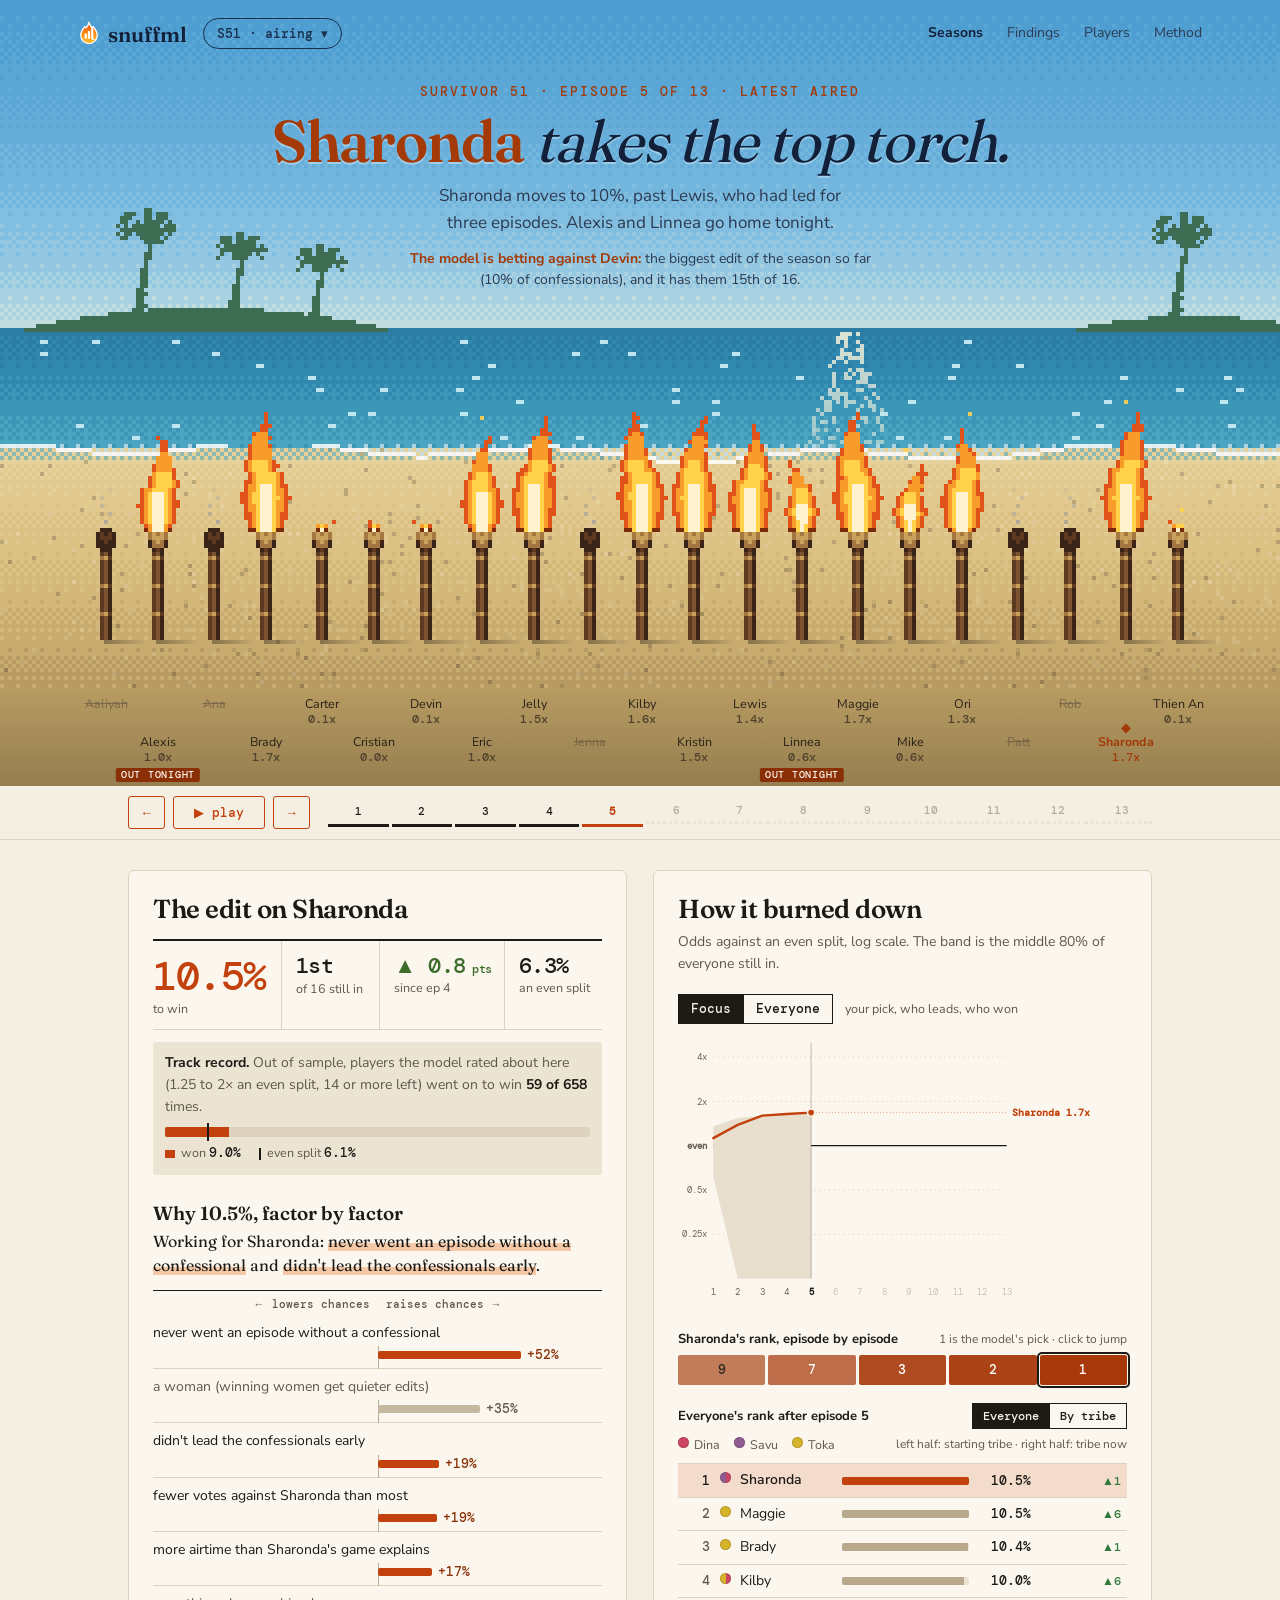
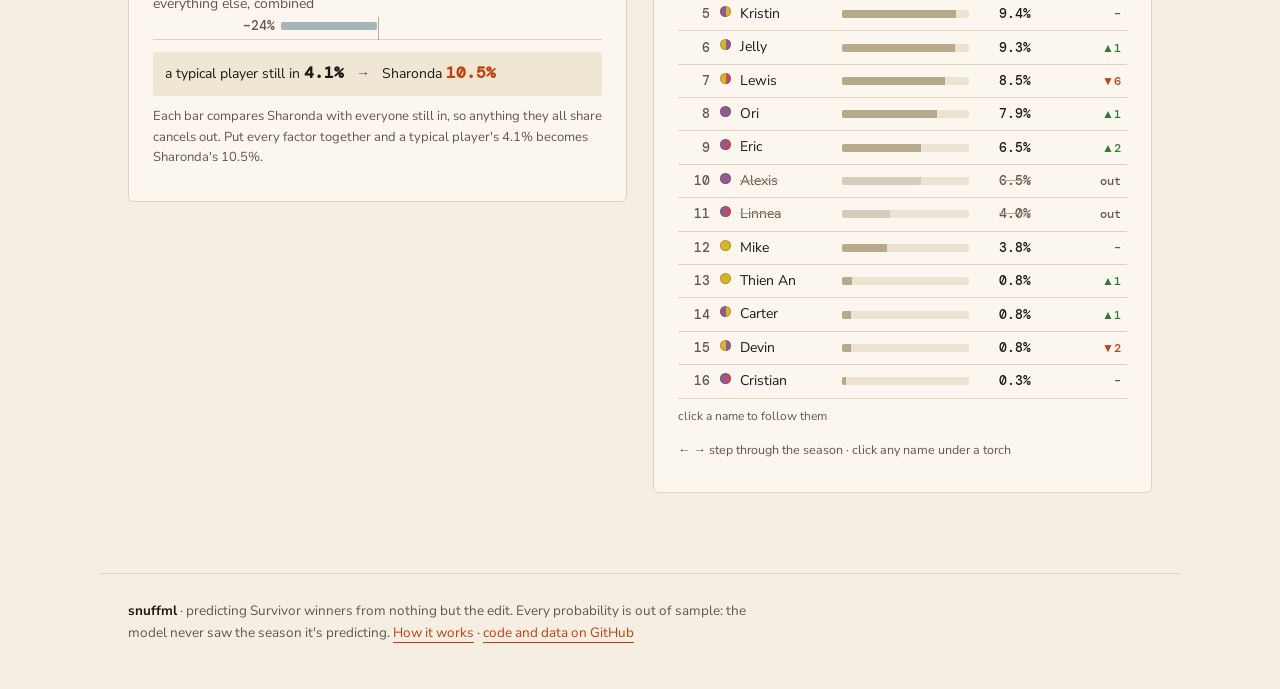
<file: docs/index.html>
<!doctype html><html lang="en"><head><meta charset="utf-8">
<meta name="viewport" content="width=device-width, initial-scale=1">
<title>snuffml · does the edit know the winner?</title>
<meta name="description" content="Predicting Survivor winners from nothing but the edit. 51 seasons replayed episode by episode, every probability out of sample.">
<meta property="og:title" content="snuffml · does the edit know the winner?">
<meta property="og:description" content="Predicting Survivor winners from nothing but the edit. 51 seasons replayed episode by episode, every probability out of sample.">
<meta property="og:image" content="https://amonsalve1.github.io/snuff_ml/banner.png">
<meta name="theme-color" content="#0a0e24">
<link rel="icon" type="image/svg+xml" href="logo.svg">
<link rel="preload" href="fonts/nunito-sans.woff2" as="font" type="font/woff2" crossorigin>
<link rel="preload" href="fonts/dm-mono-500.woff2" as="font" type="font/woff2" crossorigin>
<link rel="stylesheet" href="pages.css?v=50">
<link rel="stylesheet" href="season.css?v=50">
<script>
  // links from the old single page site: #/season/41/7/<id> and the two views it had
  (function () {
    var h = location.hash, m = h.match(/^#\/season\/(\d+)(?:\/(\d+))?/);
    if (m) location.replace("#s" + m[1] + (m[2] ? "/ep" + m[2] : ""));
    else if (/^#\/insights/.test(h)) location.replace("findings.html");
    else if (/^#\/compare/.test(h)) location.replace("findings.html#record");
  })();
</script>
</head><body>
<section class="hero" id="hero">
  <div class="top"><b><img src="logo.svg" alt="">snuffml</b><div class="sw-wrap"><button type="button" id="season-btn" aria-expanded="false" aria-controls="season-pop"></button>
  <div id="season-pop" role="dialog" aria-label="choose a season" hidden></div></div>
  <nav><a class="on" href="index.html" aria-current="page">Seasons</a><a href="findings.html">Findings</a><a href="players.html">Players</a><a href="method.html">Method</a></nav></div>
  <div class="copy" aria-live="polite"><div class="kicker" id="kicker"></div><h1 id="h1"></h1><p class="deck" id="deck"></p><p class="live-note" id="live-note" hidden></p></div>
</section>
<div class="labels" id="labels"></div>
<div class="tl" id="tl"><div class="tl-in">
  <button type="button" id="prev" aria-label="previous episode">←</button>
  <button type="button" id="play">▶ play</button>
  <button type="button" id="next" aria-label="next episode">→</button>
  <div class="eps" id="eps"></div></div></div>
<article><div class="cols">
<section id="panel" class="panel" aria-live="polite"></section>
<section class="chartcol"><h2>How it burned down</h2>
<p class="sub">Odds against an even split, log scale. The band is the middle 80% of everyone still in.</p>
<div class="modes" role="group" aria-label="who to draw">
  <button type="button" data-mode="focus" aria-pressed="true">Focus</button>
  <button type="button" data-mode="all" aria-pressed="false">Everyone</button>
  <span class="mode-hint" id="mode-hint"></span></div>
<div id="chart"></div><div id="rankpath"></div><div id="board"></div>
<p class="keys">← → step through the season · click any name under a torch</p></section>
</div></article>
<footer class="site-foot"><p><b>snuffml</b> · predicting Survivor winners from nothing but the edit.
  Every probability is out of sample: the model never saw the season it's predicting.
  <a href="method.html">How it works</a> · <a href="https://github.com/amonsalve1/snuff_ml">code and data on GitHub</a></p></footer>
<script type="module">
import { load, loadIndex, loadTrack, ranked, place, heat, seasonChart, slug, ordinal } from "./js/common.js?v=50";
import { story } from "./js/story.js?v=50";
import { rollText, fadeSwap, countTo, tween } from "./js/motion.js?v=50";
import { createStage } from "./js/stage.js?v=50";
import { renderPanel, rankPath, board } from "./js/panel.js?v=50";
// #s47/ep4/rachel. the old #ep7/erika links still mean s41. a bare url opens
// whatever is airing, or the latest season when nothing is
const hash = location.hash;
let route = hash.match(/^#s(\d+)(?:\/ep(\d+))?(?:\/([\w-]+))?/);
const legacy = !route && hash.match(/^#ep(\d+)(?:\/([\w-]+))?/);
if (legacy) route = [legacy[0], "41", legacy[1], legacy[2]];
const index = await loadIndex();
const airing = index.seasons.find((x) => x.live);
const seasonNum = route ? +route[1] : airing ? airing.season : index.seasons[index.seasons.length - 1].season;
const [{ s, labels: L, meta }, track] = await Promise.all([load(seasonNum), loadTrack()]);
const eps = s.episodes, n = eps.length;
document.title = `${meta.name && !/^\d+$/.test(meta.name) ? `Survivor ${s.season}: ${meta.name}` : `Survivor ${s.season}`} · snuffml`;
const live = !!meta.live;
// the light walks the length the season will run, so an airing season's
// newest episode isn't lit like final tribal
const arc = live ? Math.max(n, meta.expected_episodes || n) : n;
const pct = (v) => `${(v * 100).toFixed(1)}%`;
const ord = (k) => { const t = k % 100; return k + (t > 10 && t < 14 ? "th" : ["th", "st", "nd", "rd"][k % 10] || "th"); };
const roster = [...s.players].sort((a, b) => a.name.localeCompare(b.name));

// #ep7/erika, so any frame can be sent to someone
const winner = s.players.find((p) => p.winner);
// with no episode in the url: an airing season opens on its newest episode, a
// finished one on the frame where the eventual winner is still in the crowd
function openIdx() {
  if (live || !winner) return n - 1;
  const top3 = eps.findIndex((_, j) => winner.probs[j] != null && place(s, j, winner) <= 3);
  return Math.max(1, Math.min(top3 < 0 ? n - 1 : top3, Math.floor((n - 1) / 2)));
}
const asked = route && route[2] ? eps.indexOf(+route[2]) : -1;
const i0 = asked >= 0 ? asked : openIdx();
const st = {
  i: i0,
  sel: (route && route[3] && s.players.find((p) => slug(p.name) === route[3])) || winner || ranked(s, i0)[0],
};
// the season switcher: every season as a cell, coloured by how the model did,
// the same grid the findings page uses for the record
const sbtn = document.getElementById("season-btn"), pop = document.getElementById("season-pop");
sbtn.textContent = `S${s.season}${live ? " · airing" : ""} ▾`;
const ERA_L = { old: "S1–20", middle: "S21–40", new: "S41 on" };
pop.innerHTML = ["old", "middle", "new"].map((era) => `<div class="pop-era"><span class="e">${ERA_L[era]}</span><div class="pop-cells">${
  index.seasons.filter((x) => x.era === era).map((x) => `<a href="#s${x.season}" data-s="${x.season}" class="${x.live ? "airing" : x.outcome}${x.season === s.season ? " cur" : ""}"
    title="S${x.season}${x.live ? " · airing" : ` · ${x.winner}`}">${x.season}</a>`).join("")}</div></div>`).join("")
  + `<div class="pop-key"><span><i class="k called"></i>called it</span><span><i class="k top3"></i>top three</span><span><i class="k missed"></i>missed</span><span><i class="k airing"></i>airing</span></div>`;
const openPop = (on) => { pop.hidden = !on; sbtn.setAttribute("aria-expanded", String(on)); if (on) pop.querySelector("a.cur, a")?.focus(); };
sbtn.addEventListener("click", () => openPop(pop.hidden));
pop.addEventListener("click", (ev) => { const a = ev.target.closest("a"); if (!a) return; ev.preventDefault(); location.hash = `#s${a.dataset.s}`; location.reload(); });
document.addEventListener("keydown", (ev) => { if (ev.key === "Escape" && !pop.hidden) { openPop(false); sbtn.focus(); } });
document.addEventListener("pointerdown", (ev) => { if (!pop.hidden && !ev.target.closest(".sw-wrap")) openPop(false); });

const hero = document.getElementById("hero"), lab = document.getElementById("labels");
const stage = createStage(hero, { onLight: (l) => {
  hero.classList.toggle("day", l.day);
  hero.classList.toggle("assist", l.contrast < 4.5);
  lab.classList.toggle("day", l.groundDay);
  lab.style.setProperty("--sand", l.sand); lab.style.setProperty("--sand-dark", l.sandDark);
} });


// the name strip under the torches is built once and updated in place, so
// values can count and nothing reflows between episodes
let labelNodes = null;
function buildLabels() {
  const xs = stage.xs();
  lab.classList.toggle("dense", roster.length > 16);
  lab.innerHTML = roster.map((p, k) => `<button data-id="${p.id}" style="left:${xs[k] + 2}px"><span class="nm">${p.name}</span><span class="v"></span><span class="tag"></span></button>`).join("");
  labelNodes = [...lab.querySelectorAll("button")];
}

let chartObj = null, chartFor = null;
const CHART = { w: 560, h: 340, padR: 150, mono: "DM Mono", grid: "#ddd3c0", even: "#1d1a16", axis: "#6b6457", ink: "#1d1a16",
  pack: "#e7dece", pick: "#c2410c", won: "#24516b", bg: "#f5efe3" };
let chartMode = "focus";
const modeHint = () => { document.getElementById("mode-hint").textContent = chartMode === "all"
  ? "hover a line for a name, click to follow them" : "your pick, who leads, who won"; };

function render(animate) {
  const i = st.i, e = eps[i], sel = st.sel;
  const items = roster.map((p) => p.probs[i] == null
    ? { name: p.name, id: p.id, out: true, sel: p === sel }
    : { name: p.name, id: p.id, heat: heat(s, p, i), sel: p === sel, tag: p.boot === e ? "out tonight" : "" });
  stage.setItems(items, animate);
  stage.setLight(arc > 1 ? i / (arc - 1) : 0, animate);

  const sto = story({ s, i, sel, ranked, live, of: arc });
  fadeSwap(document.getElementById("kicker"), sto.kicker);
  rollText(document.getElementById("h1"), sto.h);
  fadeSwap(document.getElementById("deck"), sto.deck, { delay: 260 });
  // an airing season says what is provisional, and puts its bet on the record
  const note = document.getElementById("live-note");
  const bits = [];
  if (live && (meta.provisional_episodes || []).includes(e))
    bits.push(`Episode ${e} is provisional: confessional counts were hand entered from a fan tally because the official data hasn't landed.`);
  if (live && i === n - 1 && meta.bet)
    bits.push(`<b>The model is betting against ${meta.bet.name}:</b> the biggest edit of the season so far (${meta.bet.share}% of confessionals), and it has them ${ordinal(meta.bet.rank)} of ${meta.bet.of}.`);
  note.hidden = !bits.length;
  if (bits.length) fadeSwap(note, bits.join(" "), { delay: 360 });

  if (!labelNodes) buildLabels();
  items.forEach((it, k) => {
    const b = labelNodes[k], v = b.querySelector(".v"), tag = b.querySelector(".tag");
    b.classList.toggle("sel", it.sel); b.classList.toggle("out", !!it.out);
    b.setAttribute("aria-pressed", it.sel);
    const p = roster[k];
    if (it.out) { v.dataset.v = ""; v.textContent = p.boot ? `ep ${p.boot}` : "out"; }
    else countTo(v, it.heat, (x) => `${x.toFixed(1)}x`, { from: animate && v.dataset.v ? +v.dataset.v : it.heat });
    tag.textContent = it.out ? "" : it.tag;
    // the visible value counts; the accessible one is the end state
    b.setAttribute("aria-label", `${p.name}, ${it.out ? `out in episode ${p.boot}` : `${it.heat.toFixed(1)} times an even split`}${it.tag ? `, ${it.tag}` : ""}`);
  });

  const epsEl = document.getElementById("eps");
  epsEl.style.gridTemplateColumns = `repeat(${arc}, 1fr)`;
  epsEl.innerHTML = eps.map((x, j) => `<button data-i="${j}" aria-label="episode ${x}" class="${j < i ? "done" : j === i ? "now" : ""}">${x}</button>`).join("")
    + Array.from({ length: arc - n }, (_, k) => `<span class="future" title="not aired yet">${eps[n - 1] + k + 1}</span>`).join("");
  renderPanel(document.getElementById("panel"), { s, i, sel, labels: L, track, ranked, animate });
  rankPath(document.getElementById("rankpath"), { s, i, sel, ranked, onEpisode: (j) => { stop(); go(j); } });
  board(document.getElementById("board"), { s, i, sel, ranked, onPick: (p) => { st.sel = p; render(true); } });
  if (chartFor !== sel) {
    chartObj = seasonChart(document.getElementById("chart"), s, sel, CHART, tween, { mode: chartMode, slots: arc,
      onPick: (p) => { st.sel = p; render(true); } });
    chartFor = sel; chartObj.set(i, false);
  }
  else chartObj.set(i, animate);
  history.replaceState(null, "", `#s${s.season}/ep${e}/${slug(sel.name)}`);
}

for (const b of document.querySelectorAll(".modes button")) b.addEventListener("click", () => {
  chartMode = b.dataset.mode;
  for (const x of document.querySelectorAll(".modes button")) x.setAttribute("aria-pressed", x === b);
  chartObj.setMode(chartMode); modeHint();
});
modeHint();
const go = (i, animate = true) => { st.i = Math.max(0, Math.min(n - 1, i)); render(animate); };
lab.addEventListener("click", (ev) => { const b = ev.target.closest("button"); if (!b) return; st.sel = s.players.find((p) => p.id === b.dataset.id); render(true); });
document.getElementById("eps").addEventListener("click", (ev) => { const b = ev.target.closest("button"); if (b) { stop(); go(+b.dataset.i); } });
let timer = 0;
const playBtn = document.getElementById("play");
const stop = () => { clearTimeout(timer); timer = 0; playBtn.textContent = "▶ play"; };
const tick = () => { if (st.i >= n - 1) return stop(); go(st.i + 1); timer = setTimeout(tick, 1600); };
playBtn.addEventListener("click", () => { if (timer) return stop(); if (st.i >= n - 1) go(0, false); playBtn.textContent = "❚❚ pause"; timer = setTimeout(tick, 500); });
document.getElementById("prev").addEventListener("click", () => { stop(); go(st.i - 1); });
document.getElementById("next").addEventListener("click", () => { stop(); go(st.i + 1); });
document.addEventListener("keydown", (ev) => {
  if (ev.target.closest?.("input,select,textarea,#season-pop")) return;
  if (ev.key === "ArrowRight") { stop(); go(st.i + 1); } else if (ev.key === "ArrowLeft") { stop(); go(st.i - 1); }
});
new ResizeObserver(() => { labelNodes = null; render(false); }).observe(lab);
render(false);
</script></body></html>
</file>
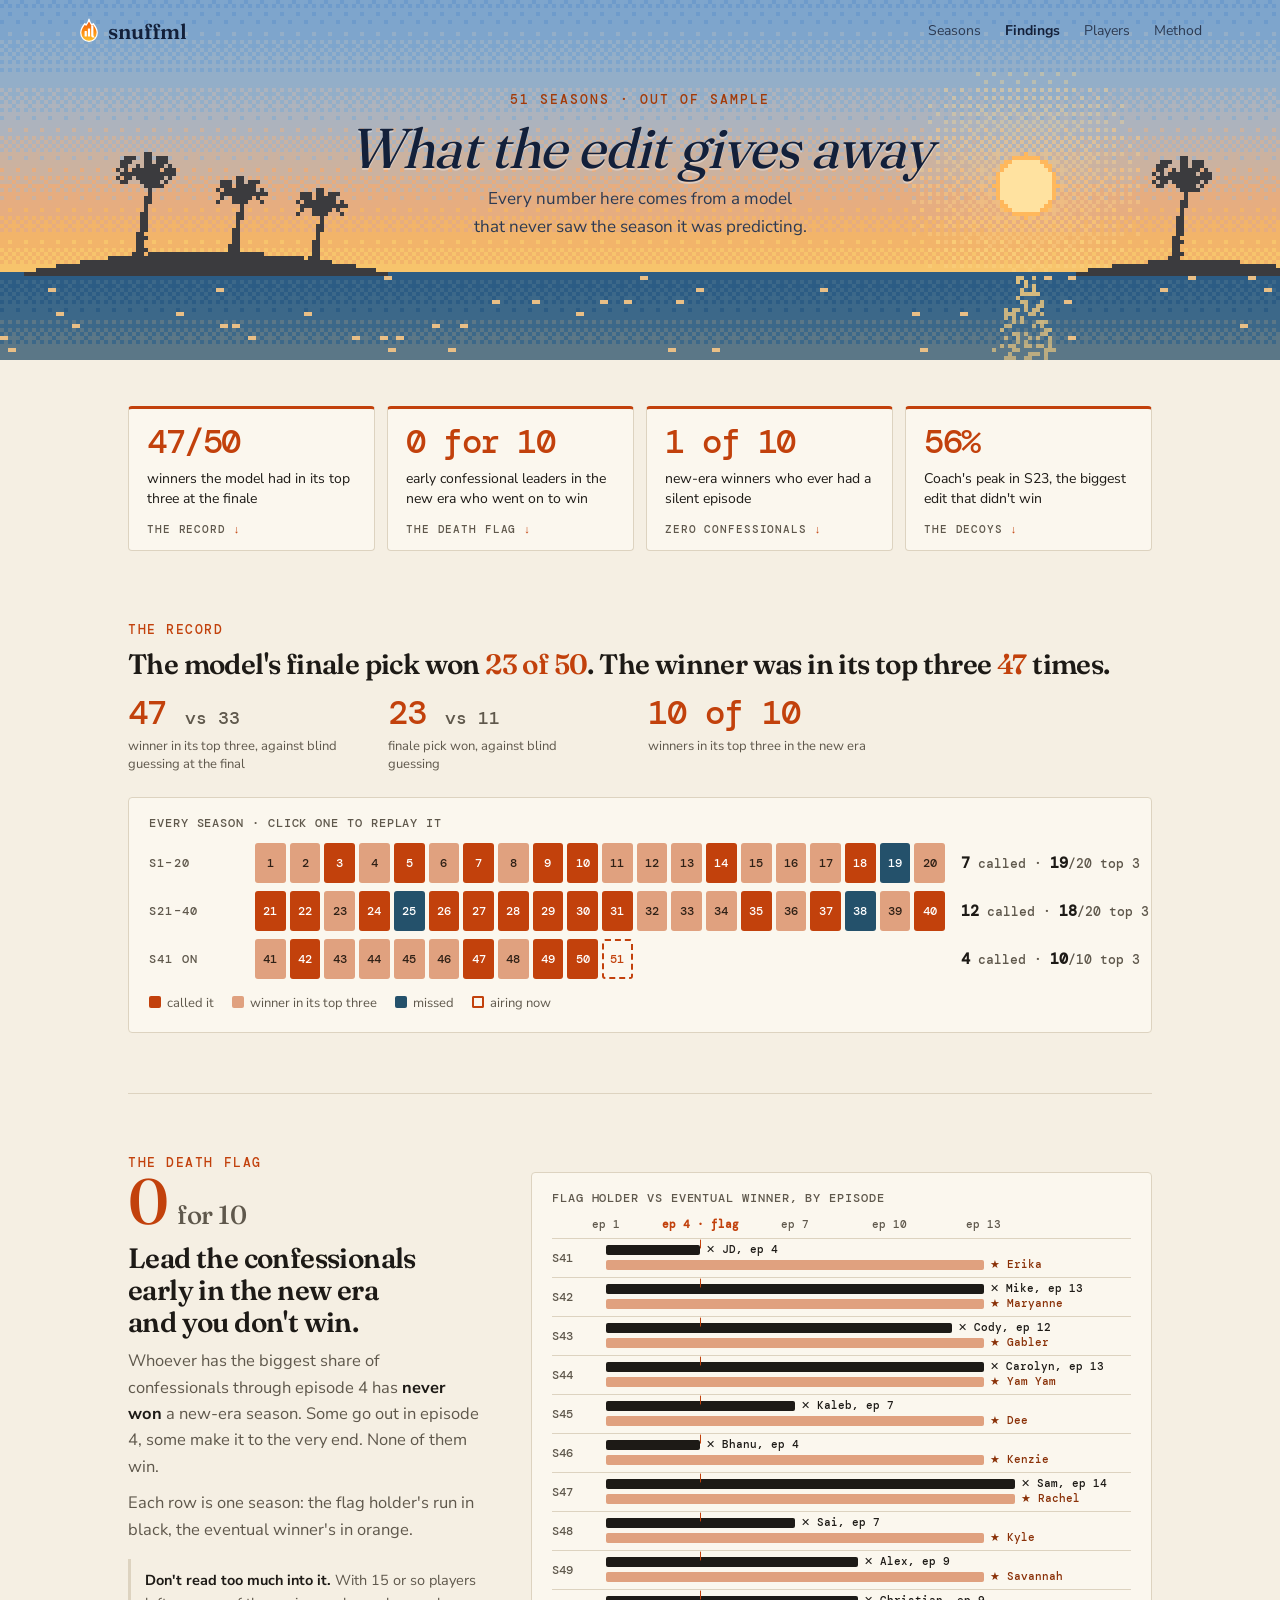
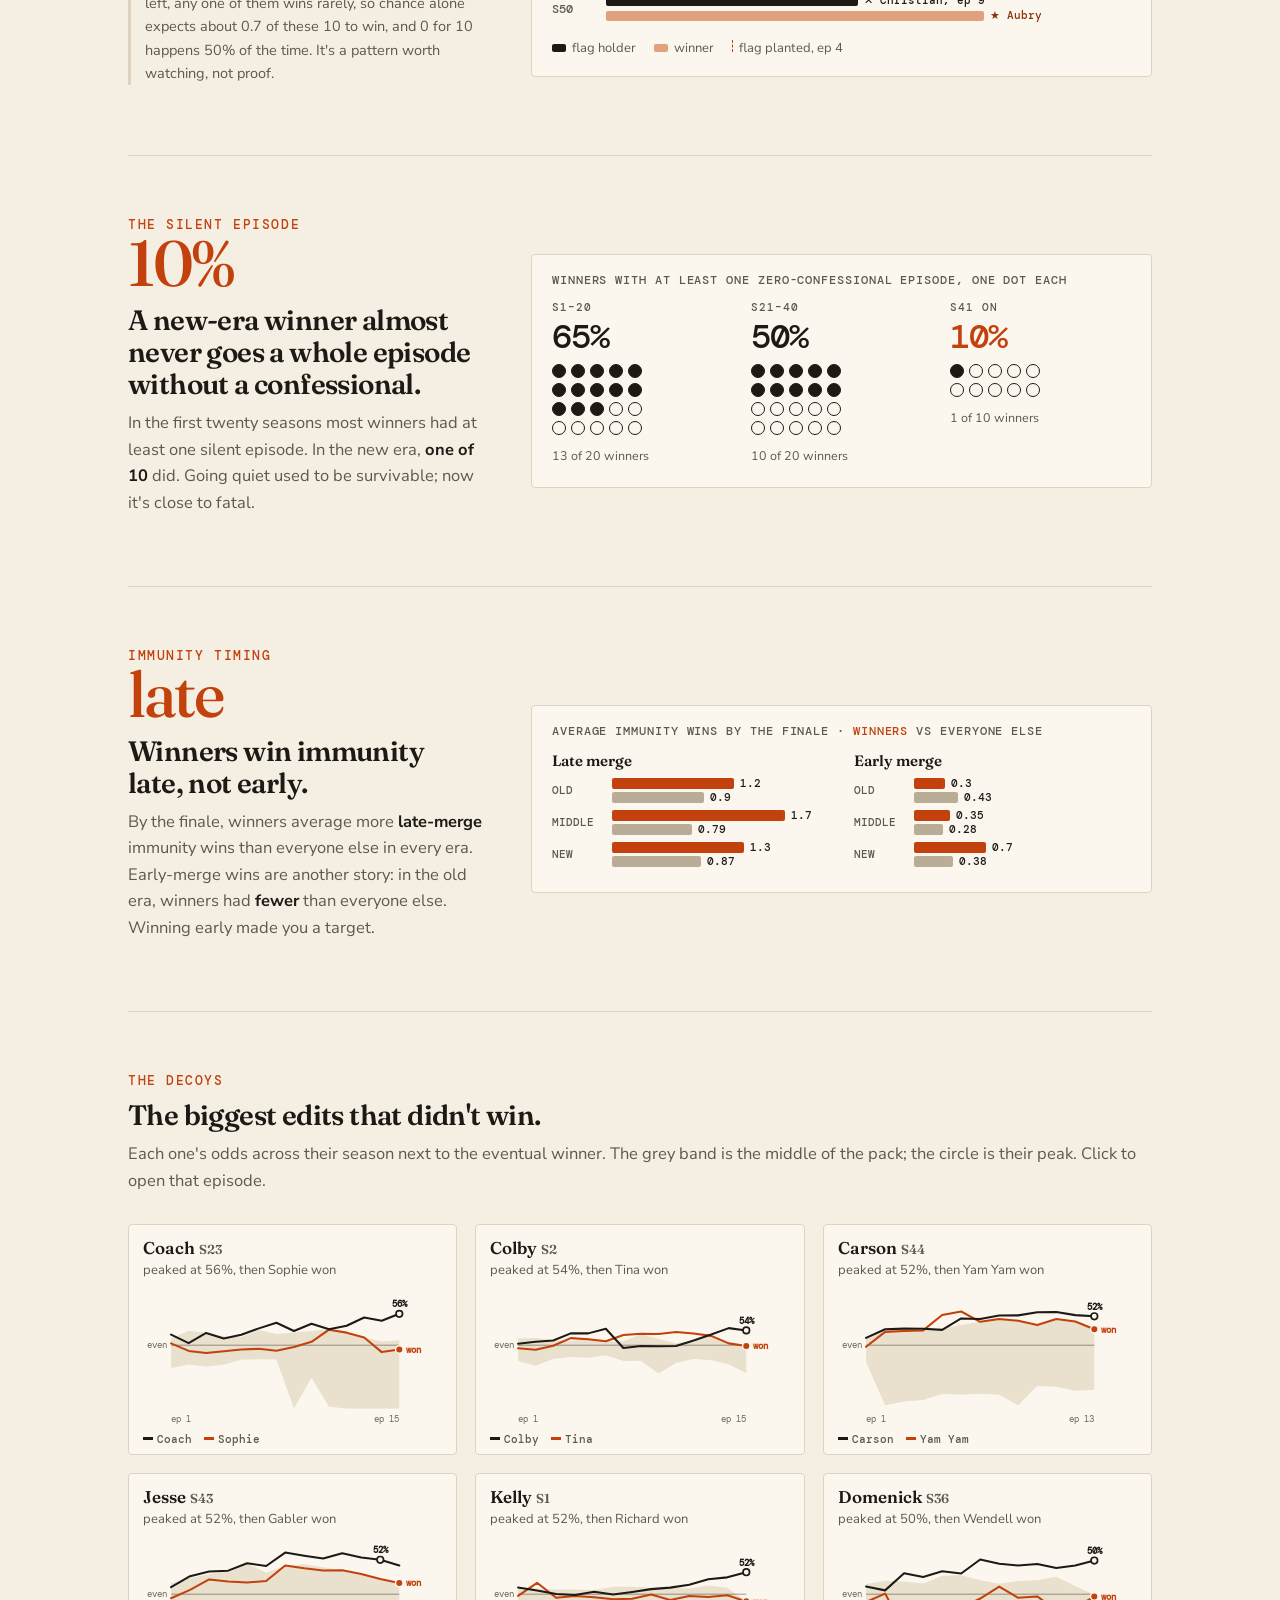
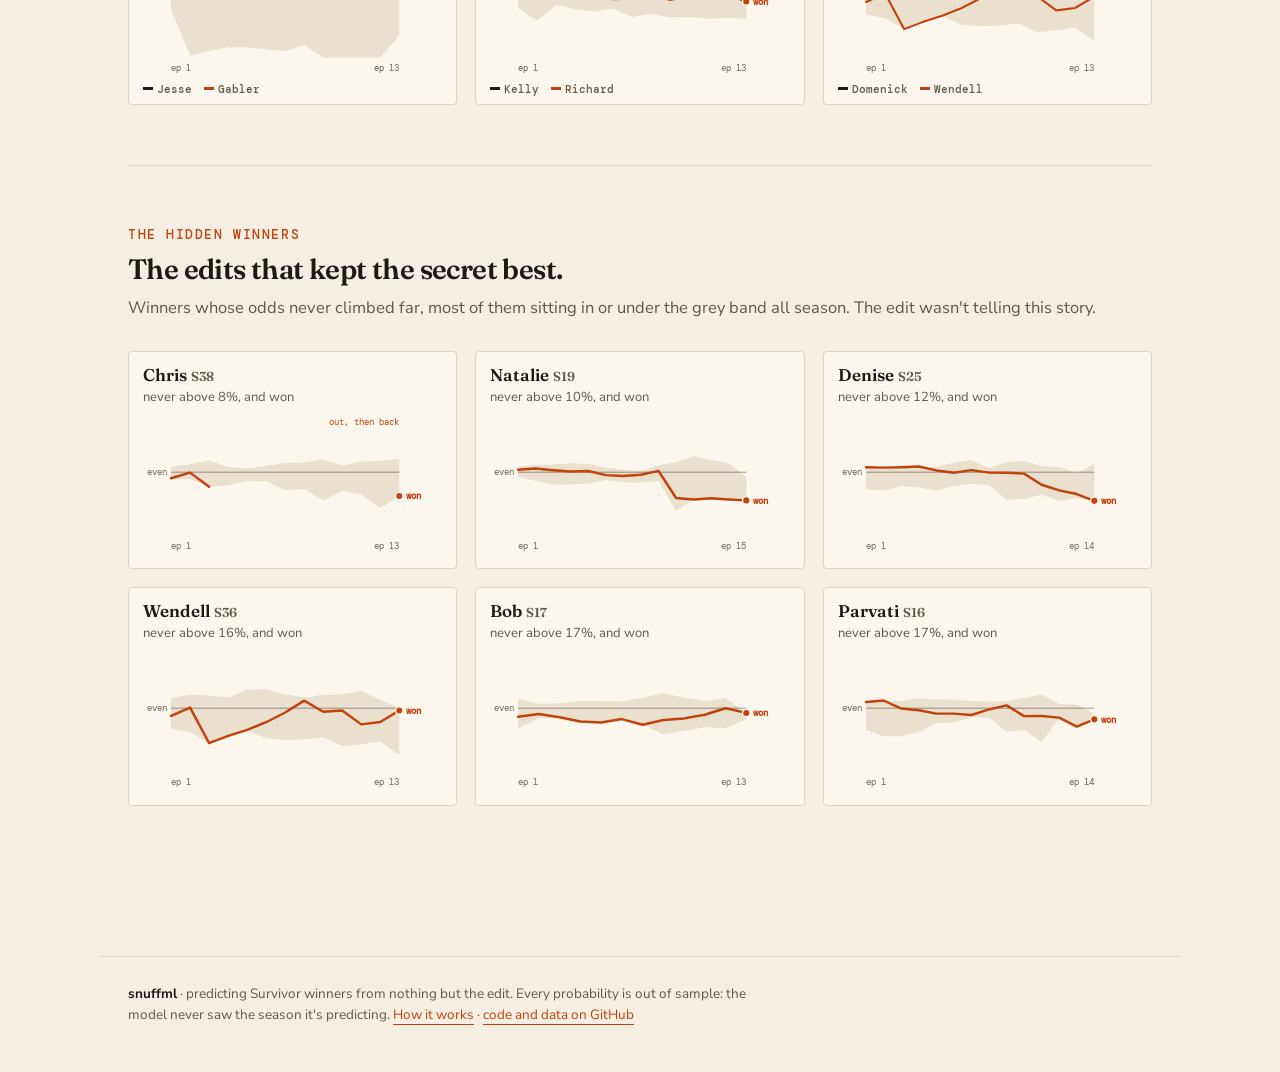
<file: docs/findings.html>
<!doctype html><html lang="en"><head><meta charset="utf-8">
<meta name="viewport" content="width=device-width, initial-scale=1">
<title>Findings · snuffml</title>
<meta name="description" content="What the edit gives away across 51 seasons of Survivor: the record, the episode-4 death flag, silent episodes, decoys and hidden winners.">
<meta property="og:title" content="Findings · snuffml">
<meta property="og:description" content="What the edit gives away across 51 seasons of Survivor: the record, the episode-4 death flag, silent episodes, decoys and hidden winners.">
<meta property="og:image" content="https://amonsalve1.github.io/snuff_ml/banner.png">
<meta name="theme-color" content="#0a0e24">
<link rel="icon" type="image/svg+xml" href="logo.svg">
<link rel="preload" href="fonts/nunito-sans.woff2" as="font" type="font/woff2" crossorigin>
<link rel="preload" href="fonts/dm-mono-500.woff2" as="font" type="font/woff2" crossorigin>
<link rel="stylesheet" href="pages.css?v=50">
<style>
/* headline numbers */
.tiles{display:grid;grid-template-columns:repeat(4,1fr);gap:12px;margin:34px 0 10px}
.tile{display:block;text-decoration:none;padding:16px 18px 14px;border-radius:4px;background:#fbf7ee;border:1px solid var(--rule);border-top:3px solid var(--flame);color:var(--ink);transition:transform .15s,border-color .15s,box-shadow .15s}
.tile:hover,.tile:focus-visible{transform:translateY(-3px);border-color:var(--flame);box-shadow:0 8px 20px -14px rgba(120,50,10,.5);outline:none}
.tile b{display:block;font:500 34px/1 "DM Mono";letter-spacing:-1.5px;color:var(--flame)}
.tile span{display:block;font-size:14px;line-height:1.45;margin-top:10px;color:var(--ink)}
.tile small{display:block;margin-top:12px;font:500 11px "DM Mono";color:var(--muted);letter-spacing:.08em;text-transform:uppercase}
.tile small::after{content:" ↓";color:var(--flame)}
/* a finding: number and words left, the picture right */
.feat{display:grid;grid-template-columns:minmax(0,4fr) minmax(0,7fr);gap:48px;align-items:center;padding:60px 0;border-bottom:1px solid var(--rule)}
.feat.wide{grid-template-columns:1fr;gap:20px}
.big{font:500 64px/0.95 Fraunces;letter-spacing:-2.5px;color:var(--flame)}
.big small{font-size:26px;letter-spacing:-.5px;color:var(--muted)}
.feat h2{font-size:28px;margin:10px 0 10px;max-width:none}
.feat p{font-size:16.5px;line-height:1.6;color:var(--muted);margin:0 0 10px}.feat p b{color:var(--ink)}
.feat p.caveat{font-size:14.5px;margin-top:16px;padding:10px 0 0 14px;border-left:3px solid var(--rule)}
.viz{background:#fbf7ee;border:1px solid var(--rule);border-radius:4px;padding:18px 20px}
.cap{font:500 11.5px "DM Mono";letter-spacing:.08em;text-transform:uppercase;color:var(--muted);margin-bottom:12px}
/* record */
.record-era{display:grid;grid-template-columns:90px minmax(0,1fr) 170px;gap:16px;align-items:center;margin:8px 0}
.record-era .era{font:500 12px "DM Mono";text-transform:uppercase;letter-spacing:.1em;color:var(--muted)}
.cells{display:grid;grid-template-columns:repeat(20,1fr);gap:4px}
.cell{display:grid;place-items:center;height:40px;font:500 12px "DM Mono";text-decoration:none;border-radius:3px;color:#fff;transition:transform .15s}
.cell:hover,.cell:focus-visible{transform:translateY(-3px);outline:2px solid var(--ink);outline-offset:1px}
.cell.called{background:var(--flame)}.cell.top3{background:#e0a17f;color:#2e2016}.cell.missed{background:var(--sea)}
.cell.airing{background:transparent;color:var(--flame);outline:2px dashed var(--flame);outline-offset:-2px;animation:pulse 2s ease-in-out infinite}
@keyframes pulse{50%{opacity:.45}}@media (prefers-reduced-motion:reduce){.cell.airing{animation:none}}
.tally{font:500 13px "DM Mono";color:var(--muted);white-space:nowrap}.tally b{color:var(--ink);font-size:15px}
.legend{display:flex;gap:18px;flex-wrap:wrap;margin-top:14px;font-size:13px;color:var(--muted)}
.legend i{display:inline-block;width:12px;height:12px;border-radius:2px;vertical-align:-1px;margin-right:6px}
.vsbase{display:flex;gap:28px;margin-top:4px}
.vsbase{gap:40px;margin:6px 0 4px}.vsbase div{max-width:220px}
.vsbase div b{display:block;font:500 34px "DM Mono";letter-spacing:-1px}.vsbase b small{font-size:18px;color:var(--muted);letter-spacing:0}
.vsbase b .hot{color:var(--flame)}.vsbase div>span{display:block;font-size:13px;line-height:1.4;color:var(--muted);margin-top:2px}
/* death flag: holder above, winner below, per season */
.fh{display:grid;grid-template-columns:44px minmax(0,1fr);gap:10px;margin-bottom:4px}
.fh .axis{position:relative;height:16px}.fh .axis span{position:absolute;transform:translateX(-50%);font:500 10.5px "DM Mono";color:var(--muted)}
.fh .axis span.p{color:var(--flame);font-weight:600}
.frow{display:grid;grid-template-columns:44px minmax(0,1fr);gap:10px;align-items:center;padding:4px 0;border-top:1px solid var(--rule);text-decoration:none}
.frow:hover .lanes .h{background:var(--flame)}
.frow .s{font:500 12px "DM Mono";color:var(--muted)}
.lanes{position:relative;height:30px}
.lanes i{position:absolute;height:10px;border-radius:2px}
.lanes .h{top:2px;background:var(--ink)}.lanes .w{top:17px;background:#e0a17f}
.lanes .ep4{position:absolute;top:-4px;bottom:-4px;width:0;border-left:1.5px dashed var(--flame)}
.lanes span{position:absolute;font:500 10.5px "DM Mono";white-space:nowrap;line-height:10px}
.lanes .hn{top:2px;color:var(--ink)}.lanes .wn{top:17px;color:#8a3108}
.fkey{display:flex;gap:18px;margin-top:10px;font-size:13px;color:var(--muted)}.fkey i{display:inline-block;width:14px;height:8px;border-radius:2px;margin-right:6px}
/* dots */
.dots3{display:grid;grid-template-columns:repeat(3,1fr);gap:18px}
.era-dots .pct{font:500 34px/1 "DM Mono";letter-spacing:-1px}.era-dots .pct.hot{color:var(--flame)}
.era-dots .lab{font:500 11px "DM Mono";text-transform:uppercase;letter-spacing:.1em;color:var(--muted);margin-bottom:6px}
.dotgrid{display:grid;grid-template-columns:repeat(5,14px);gap:5px;margin:10px 0 6px}
.dotgrid i{width:14px;height:14px;border-radius:50%;border:1.5px solid var(--ink)}.dotgrid i.on{background:var(--ink)}
.era-dots small{font-size:12.5px;color:var(--muted)}
/* immunity */
.imm{display:grid;grid-template-columns:1fr 1fr;gap:26px}
.imm h3{font:600 15px Fraunces;margin:0 0 8px}
.ibar{display:grid;grid-template-columns:52px minmax(0,1fr);gap:8px;align-items:center;margin:7px 0}
.ibar .e{font:500 11px "DM Mono";text-transform:uppercase;color:var(--muted)}
.ibar .pair{display:grid;gap:3px}
.ibar .pair i{display:block;height:11px;border-radius:2px;position:relative}
.ibar .pair i span{position:absolute;left:calc(100% + 6px);top:-2px;font:500 11px "DM Mono";color:var(--ink);white-space:nowrap}
.ibar .pair .wi{background:var(--flame)}.ibar .pair .oi{background:#b9ad97}
/* small multiples */
.grid{display:grid;grid-template-columns:repeat(3,1fr);gap:18px}
.m{display:block;text-decoration:none;background:#fbf7ee;border:1px solid var(--rule);border-radius:4px;padding:12px 14px 8px;transition:border-color .15s,transform .15s}
.m:hover,.m:focus-visible{border-color:var(--flame);transform:translateY(-2px);outline:none}
.m h3{font:600 17px Fraunces;margin:0}.m p{margin:2px 0 4px;font-size:13px;color:var(--muted)}
.m .k{display:flex;gap:12px;font:500 10.5px "DM Mono";color:var(--muted)}.m .k i{display:inline-block;width:10px;height:3px;vertical-align:3px;margin-right:4px}
.see{display:inline-block;font:500 13px "DM Mono";color:var(--flame);text-decoration:none;border-bottom:1px solid currentColor;margin-top:6px}
@media (max-width:640px){.lanes span{font-size:9.5px}.frow{grid-template-columns:34px minmax(0,1fr)}.fh{grid-template-columns:34px minmax(0,1fr)}#flag .viz{overflow:hidden;padding-left:14px;padding-right:14px}}
@media (max-width:900px){.tiles{grid-template-columns:1fr 1fr}.feat{grid-template-columns:1fr;gap:20px}.grid{grid-template-columns:1fr 1fr}.record-era{grid-template-columns:1fr}.cells{grid-template-columns:repeat(10,1fr)}.imm{grid-template-columns:1fr}}
</style>
</head><body>
<section class="band" id="hero"></section>
<main id="main"><p class="small">loading every season…</p></main>
<footer class="site-foot"><p><b>snuffml</b> · predicting Survivor winners from nothing but the edit.
  Every probability is out of sample: the model never saw the season it's predicting.
  <a href="method.html">How it works</a> · <a href="https://github.com/amonsalve1/snuff_ml">code and data on GitHub</a></p></footer>
<script type="module">
import { loadIndex, loadAll, ranked, slug } from "./js/common.js?v=50";
import { band, nav } from "./js/band.js?v=50";
import { mini } from "./js/mini.js?v=50";

const hero = document.getElementById("hero");
hero.innerHTML = nav("Findings") + `<div class="copy"><div class="kicker">51 seasons · out of sample</div>
  <h1>What the edit gives away</h1><p class="deck">Every number here comes from a model that never saw the season it was predicting.</p></div>`;
band(hero, 0.55);

const [index, ins, seasons] = await Promise.all([loadIndex(), fetch("data/insights.json", { cache: "no-cache" }).then((r) => r.json()), loadAll()]);
const bySeason = new Map(seasons.map((s) => [s.season, s]));
const meta = (n) => index.seasons.find((x) => x.season === n);
const finished = index.seasons.filter((x) => !x.live);
const frame = (s, i, p) => `index.html#s${s.season}/ep${s.episodes[i]}/${slug(p.name)}`;
const pc = (v) => `${Math.round(v * 100)}%`;

// the record against blind guessing at the final
const called = finished.filter((x) => x.outcome === "called").length;
const top3 = finished.filter((x) => x.outcome === "called" || x.outcome === "top3").length;
let g1 = 0, g3 = 0;
for (const x of finished) { const s = bySeason.get(x.season), k = ranked(s, s.episodes.length - 1).length; g1 += 1 / k; g3 += Math.min(3, k) / k; }
const ERA = { old: "S1–20", middle: "S21–40", new: "S41 on" };
const recordRows = ["old", "middle", "new"].map((e) => {
  const list = index.seasons.filter((x) => x.era === e), done = list.filter((x) => !x.live);
  const c = done.filter((x) => x.outcome === "called").length, t = done.filter((x) => x.outcome === "top3").length;
  return `<div class="record-era"><span class="era">${ERA[e]}</span><div class="cells">${list.map((x) => {
    const s = bySeason.get(x.season), last = s.episodes.length - 1, w = s.players.find((p) => p.winner) || ranked(s, last)[0];
    const who = x.live ? `airing, the model likes ${x.leader}` : `${x.winner} won · ${x.outcome === "called" ? "called it" : x.outcome === "top3" ? "in its top three" : "missed"}`;
    return `<a class="cell ${x.live ? "airing" : x.outcome}" href="${frame(s, last, w)}" title="S${x.season}: ${who}" aria-label="Season ${x.season}: ${who}">${x.season}</a>`;
  }).join("")}</div><span class="tally"><b>${c}</b> called · <b>${c + t}</b>/${done.length} top 3</span></div>`;
}).join("");

// death flag: the flag holder's run above, the winner's below
const flags = ins.early_flag_curse, flagWins = flags.filter((r) => r.won).length;
// what random picking would do: a leader wins 1 time in however many are still in after ep 4
const flagOdds = flags.map((r) => 1 / bySeason.get(r.season).players.filter((q) => q.probs[3] != null).length);
const flagExpect = flagOdds.reduce((a, b) => a + b, 0), flagZero = flagOdds.reduce((a, b) => a * (1 - b), 1);
const maxEps = Math.max(...flags.map((r) => bySeason.get(r.season).episodes.length));
// leave the right of each row for the end labels; more of it on a phone
const SPAN = matchMedia("(max-width: 640px)").matches ? 58 : 78;
const FX = (e) => ((e - 1) / (maxEps - 1)) * SPAN;
const flagAxis = `<div class="fh"><span></span><div class="axis">${[1, 4, 7, 10, 13].filter((e) => e <= maxEps).map((e) =>
  `<span class="${e === 4 ? "p" : ""}" style="left:${FX(e)}%">${e === 4 ? "ep 4 · flag" : `ep ${e}`}</span>`).join("")}</div></div>`;
const flagRows = flags.map((r) => {
  const s = bySeason.get(r.season), n = s.episodes.length, win = meta(r.season).winner, holder = s.players.find((q) => q.name === r.holder);
  const end = r.won ? n : r.out;
  return `<a class="frow" href="${frame(s, Math.min(3, n - 1), holder || ranked(s, 3)[0])}" aria-label="S${r.season}: ${r.holder} led confessionals through episode 4 and went out in episode ${r.out}; ${win} won">
    <span class="s">S${r.season}</span><span class="lanes">
      <i class="h" style="left:0;width:${FX(end)}%"></i><span class="hn" style="left:calc(${FX(end)}% + 6px)">✕ ${r.holder}, ep ${r.out}</span>
      <i class="w" style="left:0;width:${FX(n)}%"></i><span class="wn" style="left:calc(${FX(n)}% + 6px)">★ ${win}</span>
      <i class="ep4" style="left:${FX(4)}%"></i></span></a>`;
}).join("");

// zero confessionals as winners, one dot each
const zc = ins.zero_conf_winners;
const dots = ["old", "middle", "new"].map((e) => {
  const n = finished.filter((x) => x.era === e).length, k = Math.round(zc[e] * n);
  return `<div class="era-dots"><div class="lab">${ERA[e]}</div><div class="pct ${e === "new" ? "hot" : ""}">${pc(zc[e])}</div>
    <div class="dotgrid" role="img" aria-label="${k} of ${n} winners">${Array.from({ length: n }, (_, j) => `<i class="${j < k ? "on" : ""}"></i>`).join("")}</div>
    <small>${k} of ${n} winners</small></div>`;
}).join("");

// immunity: late and early, winners against everyone else
const im = ins.immunity;
const iMax = Math.max(...Object.values(im).flatMap((d) => Object.values(d)));
const immPanel = (when, w, o) => `<div><h3>${when === "late" ? "Late merge" : "Early merge"}</h3>${["old", "middle", "new"].map((e) =>
  `<div class="ibar"><span class="e">${e}</span><span class="pair">
    <i class="wi" style="width:${(im[e][w] / iMax) * 80}%"><span>${im[e][w]}</span></i>
    <i class="oi" style="width:${(im[e][o] / iMax) * 80}%"><span>${im[e][o]}</span></i></span></div>`).join("")}</div>`;

// small multiples
const multiples = (rows, kind) => rows.slice(0, 6).map((r) => {
  const s = bySeason.get(r.season), p = s.players.find((q) => q.name === r.name), w = s.players.find((q) => q.winner);
  if (!p) return "";
  const peak = p.probs.reduce((b, v, j) => (v != null && v > (p.probs[b] ?? -1) ? j : b), 0);
  const lines = kind === "decoy"
    ? [{ p: w, color: "#c2410c", width: 2.2 }, { p, color: "#1d1a16", width: 2.2, peak, peakText: pc(r.peak) }]
    : [{ p, color: "#c2410c", width: 2.6 }];
  const box = document.createElement("a");
  box.className = "m";
  box.href = frame(s, kind === "decoy" ? peak : s.episodes.length - 1, p);
  box.innerHTML = `<h3>${r.name} <span class="small">S${r.season}</span></h3><p>${kind === "decoy" ? `peaked at ${pc(r.peak)}, then ${w.name} won` : `never above ${pc(r.peak)}, and won`}</p>`;
  box.appendChild(mini(s, lines, { label: `${r.name}'s odds across season ${r.season}` }));
  if (kind === "decoy") box.insertAdjacentHTML("beforeend", `<div class="k"><span><i style="background:#1d1a16"></i>${r.name}</span><span><i style="background:#c2410c"></i>${w.name}</span></div>`);
  return box.outerHTML;
}).join("");

const newEra = finished.filter((x) => x.era === "new"), newTop3 = newEra.filter((x) => x.outcome !== "missed").length;
const decoy = ins.decoys[0];
document.getElementById("main").innerHTML = `
<div class="tiles">
  <a class="tile" href="#record"><b>${top3}/${finished.length}</b><span>winners the model had in its top three at the finale</span><small>the record</small></a>
  <a class="tile" href="#flag"><b>0 for ${flags.length}</b><span>early confessional leaders in the new era who went on to win</span><small>the death flag</small></a>
  <a class="tile" href="#silent"><b>${Math.round(zc.new * newEra.length)} of ${newEra.length}</b><span>new-era winners who ever had a silent episode</span><small>zero confessionals</small></a>
  <a class="tile" href="#decoys"><b>${pc(decoy.peak)}</b><span>${decoy.name}'s peak in S${decoy.season}, the biggest edit that didn't win</span><small>the decoys</small></a>
</div>

<section class="feat wide" id="record"><div>
  <div class="num">The record</div>
  <h2>The model's finale pick won <em>${called} of ${finished.length}</em>. The winner was in its top three <em>${top3}</em> times.</h2>
  <div class="vsbase">
    <div><b><span class="hot">${top3}</span> <small>vs ${Math.round(g3)}</small></b><span>winner in its top three, against blind guessing at the final</span></div>
    <div><b><span class="hot">${called}</span> <small>vs ${Math.round(g1)}</small></b><span>finale pick won, against blind guessing</span></div>
    <div><b><span class="hot">${newTop3} of ${newEra.length}</span></b><span>winners in its top three in the new era</span></div></div></div>
  <div class="viz"><div class="cap">Every season · click one to replay it</div>${recordRows}
  <div class="legend"><span><i style="background:var(--flame)"></i>called it</span><span><i style="background:#e0a17f"></i>winner in its top three</span><span><i style="background:var(--sea)"></i>missed</span><span><i style="outline:2px dashed var(--flame);outline-offset:-2px"></i>airing now</span></div></div>
</section>

<section class="feat" id="flag"><div>
  <div class="num">The death flag</div>
  <div class="big">0 <small>for ${flags.length}</small></div>
  <h2>Lead the confessionals early in the new era and you don't win.</h2>
  <p>Whoever has the biggest share of confessionals through episode 4 has <b>never won</b> a new-era season. Some go out in episode 4, some make it to the very end. None of them win.</p>
  <p>Each row is one season: the flag holder's run in black, the eventual winner's in orange.</p>
  <p class="caveat"><b>Don't read too much into it.</b> With ${Math.round(1 / (flagExpect / flags.length))} or so players left, any one of them wins rarely, so chance alone expects about ${flagExpect.toFixed(1)} of these ${flags.length} to win, and ${flagWins} for ${flags.length} happens ${pc(flagZero)} of the time. It's a pattern worth watching, not proof.</p></div>
  <div class="viz"><div class="cap">Flag holder vs eventual winner, by episode</div>${flagAxis}${flagRows}
  <div class="fkey"><span><i style="background:var(--ink)"></i>flag holder</span><span><i style="background:#e0a17f"></i>winner</span><span><i style="border-left:1.5px dashed var(--flame);width:0;height:12px;border-radius:0"></i>flag planted, ep 4</span></div></div>
</section>

<section class="feat" id="silent"><div>
  <div class="num">The silent episode</div>
  <div class="big">${pc(zc.new)}</div>
  <h2>A new-era winner almost never goes a whole episode without a confessional.</h2>
  <p>In the first twenty seasons most winners had at least one silent episode. In the new era, <b>one of ${newEra.length}</b> did. Going quiet used to be survivable; now it's close to fatal.</p></div>
  <div class="viz"><div class="cap">Winners with at least one zero-confessional episode, one dot each</div><div class="dots3">${dots}</div></div>
</section>

<section class="feat" id="immunity"><div>
  <div class="num">Immunity timing</div>
  <div class="big">late</div>
  <h2>Winners win immunity late, not early.</h2>
  <p>By the finale, winners average more <b>late-merge</b> immunity wins than everyone else in every era. Early-merge wins are another story: in the old era, winners had <b>fewer</b> than everyone else. Winning early made you a target.</p></div>
  <div class="viz"><div class="cap">Average immunity wins by the finale · <span style="color:var(--flame)">winners</span> vs everyone else</div><div class="imm">${immPanel("late", "winner_late", "other_late")}${immPanel("early", "winner_early", "other_early")}</div></div>
</section>

<section class="feat wide" id="decoys"><div>
  <div class="num">The decoys</div>
  <h2>The biggest edits that didn't win.</h2>
  <p>Each one's odds across their season next to the eventual winner. The grey band is the middle of the pack; the circle is their peak. Click to open that episode.</p></div>
  <div class="grid">${multiples(ins.decoys, "decoy")}</div>
</section>

<section class="feat wide" id="hidden" style="border:0"><div>
  <div class="num">The hidden winners</div>
  <h2>The edits that kept the secret best.</h2>
  <p>Winners whose odds never climbed far, most of them sitting in or under the grey band all season. The edit wasn't telling this story.</p></div>
  <div class="grid">${multiples(ins.underdogs, "underdog")}</div>
</section>`;
</script></body></html>
</file>
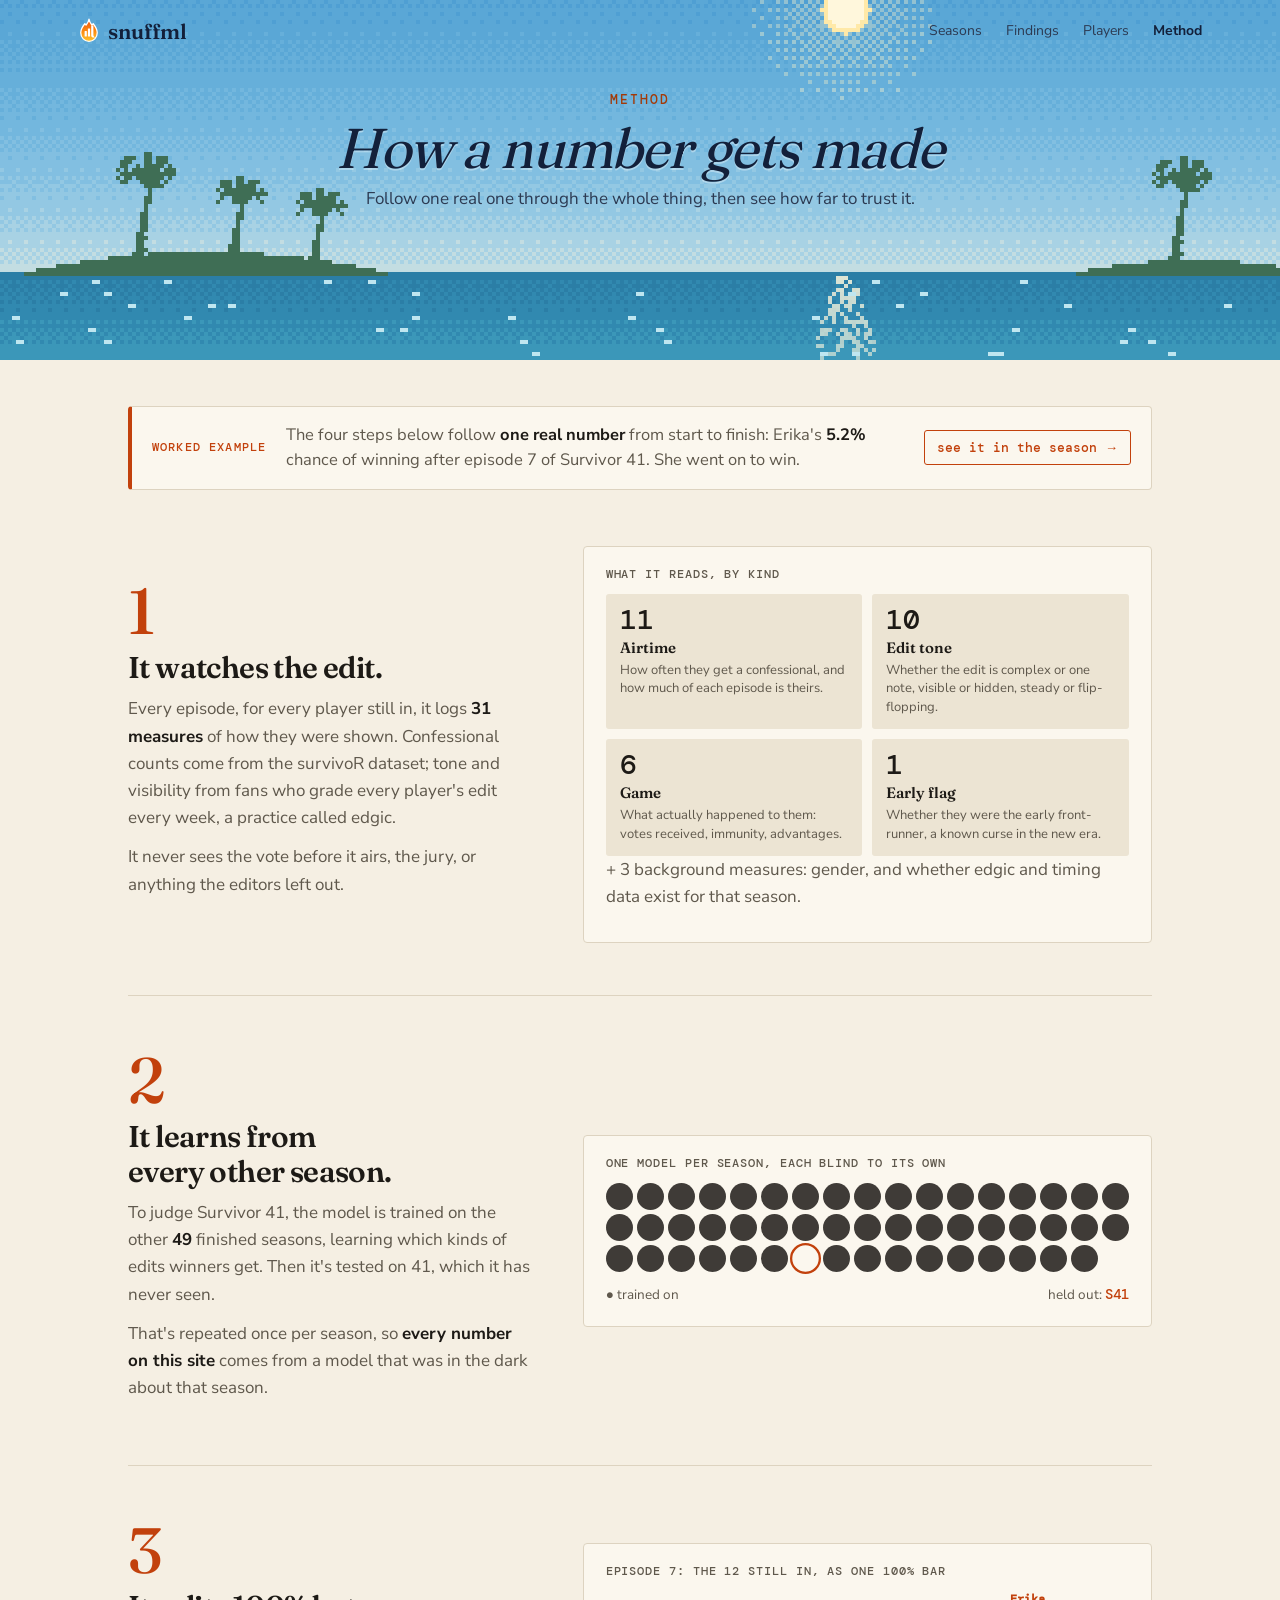
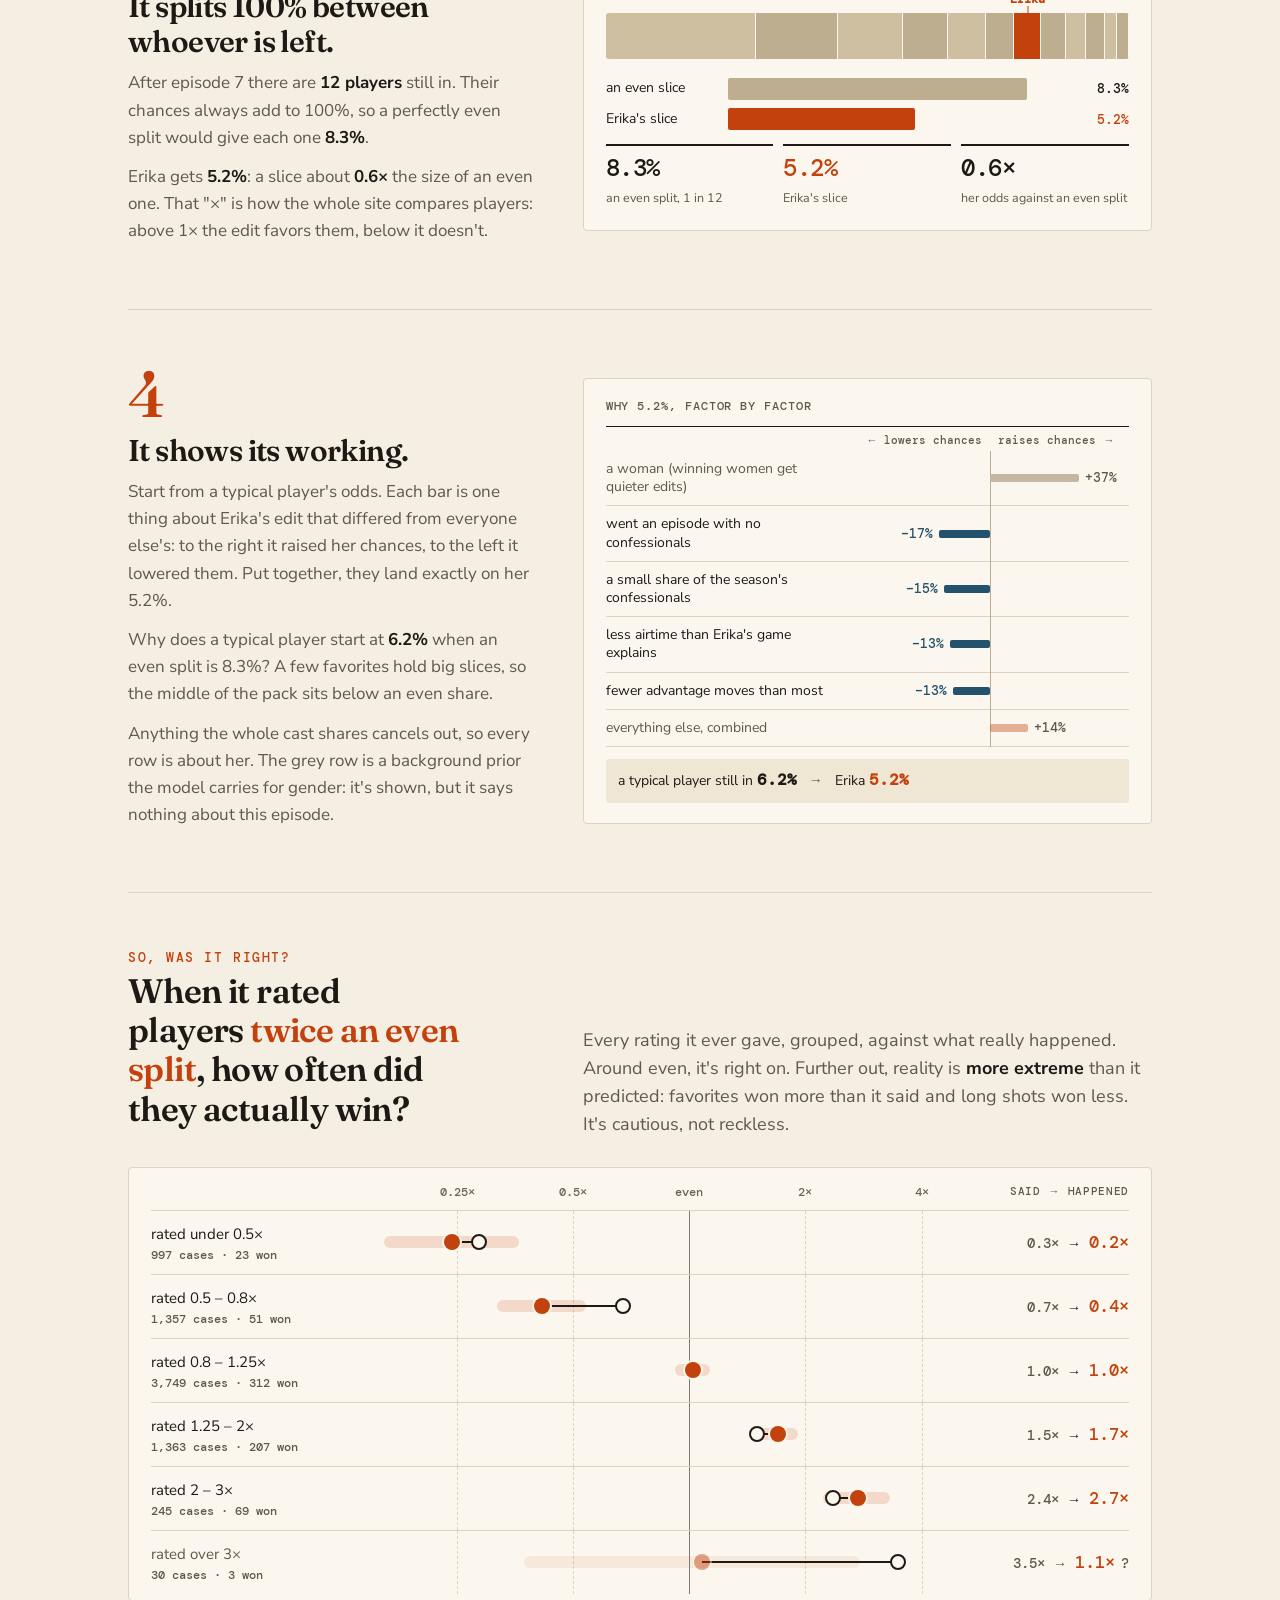
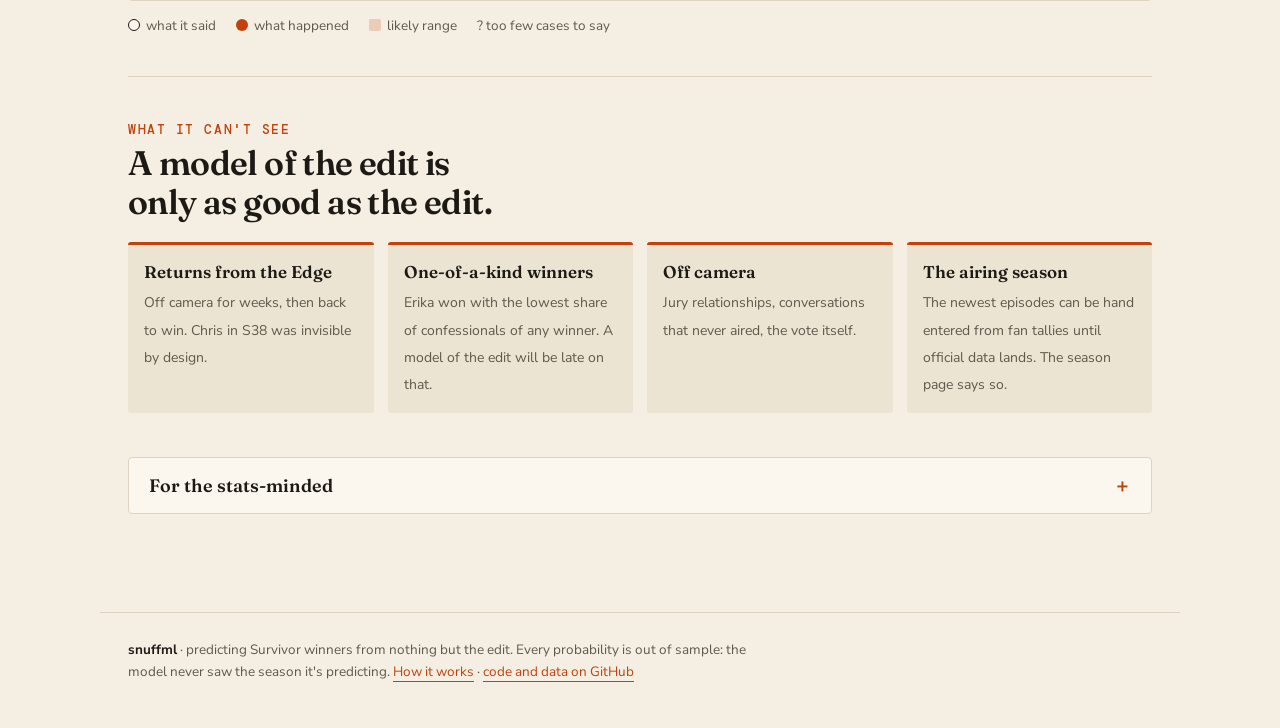
<file: docs/method.html>
<!doctype html><html lang="en"><head><meta charset="utf-8">
<meta name="viewport" content="width=device-width, initial-scale=1">
<title>Method · snuffml</title>
<meta name="description" content="How snuffml turns the edit into a win probability, how it was tested out of sample, and how far to trust it.">
<meta property="og:title" content="Method · snuffml">
<meta property="og:description" content="How snuffml turns the edit into a win probability, how it was tested out of sample, and how far to trust it.">
<meta property="og:image" content="https://amonsalve1.github.io/snuff_ml/banner.png">
<meta name="theme-color" content="#0a0e24">
<link rel="icon" type="image/svg+xml" href="logo.svg">
<link rel="preload" href="fonts/nunito-sans.woff2" as="font" type="font/woff2" crossorigin>
<link rel="preload" href="fonts/dm-mono-500.woff2" as="font" type="font/woff2" crossorigin>
<link rel="stylesheet" href="pages.css?v=50">
<style>
.intro{display:grid;grid-template-columns:auto minmax(0,1fr) auto;gap:20px;align-items:center;margin:34px 0 4px;padding:16px 20px;background:#fbf7ee;border:1px solid var(--rule);border-left:4px solid var(--flame);border-radius:4px}
.intro .ex{font:500 11.5px "DM Mono";letter-spacing:.1em;text-transform:uppercase;color:var(--flame);white-space:nowrap}
.intro p{margin:0;font-size:16.5px;line-height:1.5;color:var(--muted)}.intro p b{color:var(--ink)}
.intro a{font:500 13px "DM Mono";color:var(--flame);text-decoration:none;white-space:nowrap;padding:8px 12px;border:1px solid var(--flame);border-radius:3px}
.intro a:hover,.intro a:focus-visible{background:var(--flame);color:#fff;outline:none}
@media (max-width:760px){.intro{grid-template-columns:1fr;gap:10px}}
.step{display:grid;grid-template-columns:minmax(0,5fr) minmax(0,7fr);gap:48px;align-items:center;padding:52px 0;border-bottom:1px solid var(--rule)}
.step .n{font:500 64px/1 Fraunces;color:var(--flame);letter-spacing:-2px}
.step h2{margin:8px 0 10px;font-size:30px}
.step p{font-size:17px;line-height:1.6;color:var(--muted);margin:0 0 12px}
.step p b{color:var(--ink)}
.viz{background:#fbf7ee;border:1px solid var(--rule);border-radius:4px;padding:20px 22px}
.viz .cap{font:500 11.5px "DM Mono";letter-spacing:.08em;text-transform:uppercase;color:var(--muted);margin-bottom:12px}
/* 1 watch */
.kinds{display:grid;grid-template-columns:1fr 1fr;gap:10px}
.kind{padding:12px 14px;border-radius:3px;background:var(--paper-2)}
.kind .c{font:500 28px/1 "DM Mono";color:var(--ink)}.kind h3{font:600 15px Fraunces;margin:4px 0 4px}
.kind p{font-size:13px;line-height:1.45;color:var(--muted);margin:0}
/* 2 learn */
.strip{display:grid;grid-template-columns:repeat(17,1fr);gap:4px}
.strip i{aspect-ratio:1;border-radius:50%;background:var(--ink);opacity:.85;transition:background .3s,opacity .3s,transform .3s}
.strip i.out{background:transparent;outline:2px solid var(--flame);outline-offset:-2px;opacity:1;transform:scale(1.15)}
.strip-key{display:flex;justify-content:space-between;margin-top:12px;font-size:13.5px;color:var(--muted)}
.strip-key b{color:var(--flame);font-family:"DM Mono";font-weight:500}
/* 3 split */
.split{display:flex;height:46px;border-radius:3px;overflow:hidden;background:var(--paper-2)}
.split i{height:100%;border-right:1px solid #fbf7ee;background:#cdbf9f}
.split i:nth-child(even){background:#bcae8e}.split i.me{background:var(--flame)}
.ruler{position:relative;height:62px;margin-top:6px}
.ruler .tick{position:absolute;top:0;height:10px;border-left:1px solid var(--muted)}
.ruler .slice{position:absolute;top:16px;height:12px;border:1px solid var(--ink);border-top:0}
.ruler .me{position:absolute;top:34px;height:12px;background:var(--flame)}
.ruler span{position:absolute;font:500 12px "DM Mono";white-space:nowrap}
.verdict{display:grid;grid-template-columns:repeat(3,1fr);gap:10px;margin-top:8px}
.verdict div{border-top:2px solid var(--ink);padding-top:6px}.verdict b{display:block;font:500 24px "DM Mono";letter-spacing:-.5px}
.verdict span{font-size:12.5px;color:var(--muted)}.verdict .hot b{color:var(--flame)}
.bg{font-size:13px;color:var(--muted);margin:12px 0 0}
.splitwrap{position:relative;padding-top:22px}
.pin{position:absolute;top:0;transform:translateX(-50%);font:600 12px "DM Mono";color:var(--flame);white-space:nowrap}
.pin::after{content:"";position:absolute;left:50%;top:15px;width:1px;height:7px;background:var(--flame)}
.cmp{display:grid;gap:8px;margin:18px 0 14px}
.cmp .row{display:grid;grid-template-columns:110px minmax(0,1fr);align-items:center;gap:12px;font-size:14px}
.cmp .row i{display:block;height:22px;background:#bcae8e;border-radius:2px;position:relative}
.cmp .row.me i{background:var(--flame)}
.cmp .row b{grid-column:2;font:500 13px "DM Mono";margin-top:-28px;justify-self:end;display:none}
.cmp .row{grid-template-columns:110px minmax(0,1fr) 54px}.cmp .row b{display:block;grid-column:3;margin:0;justify-self:end}
.cmp .row.me b{color:var(--flame)}
/* 4 explain */
/* right? */
.right{padding:56px 0 40px;border-bottom:1px solid var(--rule)}
.right .head{display:grid;grid-template-columns:minmax(0,5fr) minmax(0,7fr);gap:48px;align-items:end}
.dumb{margin-top:28px;background:#fbf7ee;border:1px solid var(--rule);border-radius:4px;padding:16px 22px 6px}
.drow{display:grid;grid-template-columns:170px minmax(0,1fr) 150px;gap:20px;align-items:center;height:64px;border-top:1px solid var(--rule)}
.drow .lab{font-size:15px}.drow .lab small{display:block;font:500 11.5px "DM Mono";color:var(--muted);margin-top:2px}
.drow .trk{position:relative;height:100%}
.drow .trk i{position:absolute}
.drow .trk .g{top:0;bottom:0;width:0;border-left:1px dashed #ddd3c0}.trk .g.even{border-left:1.5px solid #1d1a16;opacity:.55}
.drow .trk .range{top:50%;height:12px;margin-top:-6px;background:rgba(194,65,12,.16);border-radius:6px}
.drow .trk .link{top:50%;height:2px;margin-top:-1px;background:#1d1a16}
.drow .trk .said,.trk .got{top:50%;width:16px;height:16px;margin:-8px 0 0 -8px;border-radius:50%}
.drow .trk .said{background:#fbf7ee;border:2px solid #1d1a16}
.drow .trk .got{background:var(--flame);box-shadow:0 0 0 2px #fbf7ee}
.drow.small .got{opacity:.45}.drow.small .range{background:rgba(194,65,12,.08)}
.drow .out{font:500 14px "DM Mono";text-align:right;white-space:nowrap}
.drow .out .s{color:var(--muted)}.drow .out b{font-weight:500;color:var(--flame);font-size:17px}
.drow .out em{font-style:normal;color:var(--muted);margin-left:6px}
.axis{display:grid;grid-template-columns:170px minmax(0,1fr) 150px;gap:20px;margin-bottom:6px}
.axis .ticks{position:relative;height:20px}.axis .ticks span{position:absolute;transform:translateX(-50%);font:500 12px "DM Mono";color:#6b6457;white-space:nowrap}
.axis .ohead{font:500 11px "DM Mono";text-transform:uppercase;letter-spacing:.06em;color:var(--muted);text-align:right}
.key{display:flex;gap:20px;font-size:13.5px;color:var(--muted);margin-top:14px}
.key i{display:inline-block;width:12px;height:12px;border-radius:50%;vertical-align:-1px;margin-right:6px}
/* blind */
.blind{display:grid;grid-template-columns:repeat(4,1fr);gap:14px;margin-top:20px}
.blind div{background:var(--paper-2);border-radius:3px;padding:16px;border-top:3px solid var(--flame)}
.blind b{display:block;font:600 17px Fraunces;margin-bottom:6px}.blind span{font-size:14px;line-height:1.5;color:var(--muted)}
details.nerd{margin:44px 0 0;border:1px solid var(--rule);border-radius:4px;background:#fbf7ee}
details.nerd summary{cursor:pointer;padding:16px 20px;font:600 18px Fraunces;list-style:none}
details.nerd summary::after{content:"＋";float:right;color:var(--flame)}details.nerd[open] summary::after{content:"－"}
details.nerd summary:focus-visible{outline:2px solid var(--flame);outline-offset:2px}
details.nerd .body{padding:0 20px 18px;columns:2;column-gap:36px;font-size:14.5px;line-height:1.6;color:var(--muted)}
details.nerd p{margin:0 0 12px;break-inside:avoid}details.nerd b{color:var(--ink)}
@media (max-width:900px){.step,.right .head{grid-template-columns:1fr;gap:20px}.blind{grid-template-columns:1fr 1fr}details.nerd .body{columns:1}.drow,.axis{grid-template-columns:96px minmax(0,1fr) 96px;gap:10px}.drow{height:58px}}
</style>
</head><body>
<section class="band" id="hero"></section>
<main id="main"><p class="small">loading…</p></main>
<footer class="site-foot"><p><b>snuffml</b> · predicting Survivor winners from nothing but the edit.
  Every probability is out of sample: the model never saw the season it's predicting.
  <a href="method.html">How it works</a> · <a href="https://github.com/amonsalve1/snuff_ml">code and data on GitHub</a></p></footer>
<script type="module">
import { loadIndex, loadTrack, loadSeason, ranked, heat, slug, whyLabel } from "./js/common.js?v=50";
import { band, nav } from "./js/band.js?v=50";
import { GROUPS, factorChart } from "./js/panel.js?v=50";

const hero = document.getElementById("hero");
hero.innerHTML = nav("Method") + `<div class="copy"><div class="kicker">Method</div>
  <h1>How a number gets made</h1><p class="deck">Follow one real one through the whole thing, then see how far to trust it.</p></div>`;
band(hero, 0.05);

const [index, track, s] = await Promise.all([loadIndex(), loadTrack(), loadSeason(41)]);
const EP = 6, me = s.players.find((p) => p.name === "Erika");
const al = ranked(s, EP), N = al.length, p = me.probs[EP], even = 1 / N, h = p * N;
const finished = index.seasons.filter((x) => !x.live);
const pc = (v) => `${(v * 100).toFixed(1)}%`;
const reduce = matchMedia("(prefers-reduced-motion: reduce)").matches;

// 1. what it reads, by kind
const KIND_TEXT = {
  airtime: "How often they get a confessional, and how much of each episode is theirs.",
  "edit tone": "Whether the edit is complex or one note, visible or hidden, steady or flip-flopping.",
  game: "What actually happened to them: votes received, immunity, advantages.",
  "early flag": "Whether they were the early front-runner, a known curse in the new era.",
};
const kinds = Object.entries(GROUPS).filter(([g]) => g !== "baseline").map(([g, keys]) =>
  `<div class="kind"><div class="c">${keys.filter((k) => index.labels[k]).length}</div><h3>${g[0].toUpperCase() + g.slice(1)}</h3><p>${KIND_TEXT[g]}</p></div>`).join("");
const nMeasures = Object.values(GROUPS).flat().filter((k) => index.labels[k]).length;
const nBase = GROUPS.baseline.filter((k) => index.labels[k]).length;

// 3. the 100% split
const order = al.slice().sort((a, b) => b.probs[EP] - a.probs[EP]);
const split = order.map((q) => `<i class="${q === me ? "me" : ""}" style="width:${q.probs[EP] * 100}%" title="${q.name} ${pc(q.probs[EP])}"></i>`).join("");
let left = 0; for (const q of order) { if (q === me) break; left += q.probs[EP]; }

// 4. her factors, the same chart the season page draws
const total = me.why_total[EP];
const { html: wf, typical } = factorChart({ rows: me.why[EP], rest: me.why_rest[EP], total, p, name: "Erika", labels: index.labels });

// was it right: pool every season by rating band
const B = ["under 0.5×", "0.5 – 0.8×", "0.8 – 1.25×", "1.25 – 2×", "2 – 3×", "over 3×"];
const agg = B.map(() => ({ won: 0, of: 0, inv: 0, heat: 0 }));
for (const cells of Object.values(track.seasons)) for (const [, hb, won, of, inv, ht] of cells) { const a = agg[hb]; a.won += won; a.of += of; a.inv += inv; a.heat += ht; }
const bands = agg.map((a, k) => {
  const r = a.won / a.of, e = a.inv / a.of, z = 1.96, c = (r + z * z / (2 * a.of)) / (1 + z * z / a.of);
  const w = (z * Math.sqrt(r * (1 - r) / a.of + z * z / (4 * a.of * a.of))) / (1 + z * z / a.of);
  return { band: B[k], n: a.of, won: a.won, said: a.heat / a.of, got: r / e, lo: Math.max(0.13, (c - w) / e), hi: Math.min(5, (c + w) / e) };
});
const LX = (v) => ((Math.log2(Math.max(0.125, Math.min(5, v))) + 3) / (Math.log2(5) + 3)) * 100;
// labels as html: text inside a stretched svg gets squashed
const axis = `<div class="axis"><span></span><div class="ticks">${[0.25, 0.5, 1, 2, 4].map((g) =>
  `<span style="left:${LX(g)}%">${g === 1 ? "even" : g + "×"}</span>`).join("")}</div><span class="ohead">said → happened</span></div>`;
const grid = [0.25, 0.5, 1, 2, 4].map((g) => `<i class="g${g === 1 ? " even" : ""}" style="left:${LX(g)}%"></i>`).join("");
const dumb = bands.map((b) => {
  const small = b.n < 100, a = Math.min(LX(b.said), LX(b.got)), z = Math.max(LX(b.said), LX(b.got));
  return `<div class="drow${small ? " small" : ""}"><span class="lab">rated ${b.band}<small>${b.n.toLocaleString()} cases · ${b.won} won</small></span>
    <div class="trk" role="img" aria-label="rated ${b.band}: the model said ${b.said.toFixed(2)} times an even split, they actually won at ${b.got.toFixed(2)} times">
      ${grid}
      <i class="range" style="left:${LX(b.lo)}%;width:${LX(b.hi) - LX(b.lo)}%"></i>
      <i class="link" style="left:${a}%;width:${z - a}%"></i>
      <i class="said" style="left:${LX(b.said)}%"></i>
      <i class="got" style="left:${LX(b.got)}%"></i>
    </div>
    <span class="out"><span class="s">${b.said.toFixed(1)}×</span> → <b>${b.got.toFixed(1)}×</b>${small ? '<em title="too few cases to say">?</em>' : ""}</span></div>`;
}).join("");

document.getElementById("main").innerHTML = `
<div class="intro"><div class="ex">Worked example</div>
  <p>The four steps below follow <b>one real number</b> from start to finish: Erika's <b>${pc(p)}</b> chance of winning after episode 7 of Survivor 41. She went on to win.</p>
  <a href="index.html#s41/ep7/erika">see it in the season →</a></div>

<section class="step"><div><div class="n">1</div><h2>It watches the edit.</h2>
  <p>Every episode, for every player still in, it logs <b>${nMeasures} measures</b> of how they were shown. Confessional counts come from the survivoR dataset; tone and visibility from fans who grade every player's edit every week, a practice called edgic.</p>
  <p>It never sees the vote before it airs, the jury, or anything the editors left out.</p></div>
  <div class="viz"><div class="cap">What it reads, by kind</div><div class="kinds">${kinds}</div>
    <p class="bg">+ ${nBase} background measures: gender, and whether edgic and timing data exist for that season.</p></div></section>

<section class="step"><div><div class="n">2</div><h2>It learns from every other season.</h2>
  <p>To judge Survivor 41, the model is trained on the other <b>${finished.length - 1}</b> finished seasons, learning which kinds of edits winners get. Then it's tested on 41, which it has never seen.</p>
  <p>That's repeated once per season, so <b>every number on this site</b> comes from a model that was in the dark about that season.</p></div>
  <div class="viz"><div class="cap">One model per season, each blind to its own</div><div class="strip" id="strip">${finished.map((x) => `<i data-s="${x.season}" title="S${x.season}"></i>`).join("")}</div>
  <div class="strip-key"><span>● trained on</span><span>held out: <b id="held">S41</b></span></div></div></section>

<section class="step"><div><div class="n">3</div><h2>It splits 100% between whoever is left.</h2>
  <p>After episode 7 there are <b>${N} players</b> still in. Their chances always add to 100%, so a perfectly even split would give each one <b>${pc(even)}</b>.</p>
  <p>Erika gets <b>${pc(p)}</b>: a slice about <b>${h.toFixed(1)}×</b> the size of an even one. That "×" is how the whole site compares players: above 1× the edit favors them, below it doesn't.</p></div>
  <div class="viz"><div class="cap">Episode 7: the ${N} still in, as one 100% bar</div>
    <div class="splitwrap"><span class="pin" style="left:${(left + p / 2) * 100}%">Erika</span><div class="split">${split}</div></div>
    <div class="cmp">
      <div class="row"><span>an even slice</span><i style="width:${(even / Math.max(even, p) / 1.12) * 100}%"></i><b>${pc(even)}</b></div>
      <div class="row me"><span>Erika's slice</span><i style="width:${(p / Math.max(even, p) / 1.12) * 100}%"></i><b>${pc(p)}</b></div>
    </div>
    <div class="verdict"><div><b>${pc(even)}</b><span>an even split, 1 in ${N}</span></div><div class="hot"><b>${pc(p)}</b><span>Erika's slice</span></div><div><b>${h.toFixed(1)}×</b><span>her odds against an even split</span></div></div></div></section>

<section class="step"><div><div class="n">4</div><h2>It shows its working.</h2>
  <p>Start from a typical player's odds. Each bar is one thing about Erika's edit that differed from everyone else's: to the right it raised her chances, to the left it lowered them. Put together, they land exactly on her ${pc(p)}.</p>
  <p>Why does a typical player start at <b>${pc(typical)}</b> when an even split is ${pc(even)}? A few favorites hold big slices, so the middle of the pack sits below an even share.</p>
  <p>Anything the whole cast shares cancels out, so every row is about her. The grey row is a background prior the model carries for gender: it's shown, but it says nothing about this episode.</p></div>
  <div class="viz"><div class="cap">Why ${pc(p)}, factor by factor</div>${wf}</div></section>

<section class="right"><div class="head"><div><div class="num">So, was it right?</div>
  <h2>When it rated players <em>twice an even split</em>, how often did they actually win?</h2></div>
  <p class="lede" style="margin:0">Every rating it ever gave, grouped, against what really happened. Around even, it's right on. Further out, reality is <b>more extreme</b> than it predicted: favorites won more than it said and long shots won less. It's cautious, not reckless.</p></div>
  <div class="dumb">${axis}${dumb}</div>
  <div class="key"><span><i style="background:#fbf7ee;border:1px solid #1d1a16"></i>what it said</span><span><i style="background:#c2410c"></i>what happened</span><span><i style="background:rgba(194,65,12,.2);border-radius:2px"></i>likely range</span><span>? too few cases to say</span></div>
</section>

<section class="f" style="border:0"><div class="num">What it can't see</div>
  <h2>A model of the edit is only as good as the edit.</h2>
  <div class="blind">
    <div><b>Returns from the Edge</b><span>Off camera for weeks, then back to win. Chris in S38 was invisible by design.</span></div>
    <div><b>One-of-a-kind winners</b><span>Erika won with the lowest share of confessionals of any winner. A model of the edit will be late on that.</span></div>
    <div><b>Off camera</b><span>Jury relationships, conversations that never aired, the vote itself.</span></div>
    <div><b>The airing season</b><span>The newest episodes can be hand entered from fan tallies until official data lands. The season page says so.</span></div>
  </div>
  <details class="nerd"><summary>For the stats-minded</summary><div class="body">
    <p><b>Model.</b> A regularized logistic regression on per-player, per-episode features, with Platt calibration. Each episode's probabilities are renormalized so the players still in sum to one.</p>
    <p><b>Eras.</b> The new era (S41 on) uses the geometric mean of a pooled model and a new-era-only model; older seasons use the pooled model.</p>
    <p><b>Validation.</b> Leave one season out across all ${finished.length} finished seasons; every published probability is out of sample. S38 and S41 are excluded from fitting as outliers but still predicted and scored.</p>
    <p><b>Explanations.</b> Each factor is its logit contribution scaled by the calibrator's slope, minus the mean contribution across the players still in. They sum to log(p ÷ geometric-mean p) within a median of 0.022 log units; the remainder is shown as "everything else".</p>
    <p><b>Calibration bands.</b> Odds against an even split, binned; "actual" is the win rate divided by the average even split in that bin, with Wilson 95% intervals.</p>
    <p><b>Data.</b> <a href="https://github.com/doehm/survivoR">survivoR</a> for confessionals, votes and results; community edgic ratings for tone and visibility. Code and the full study: <a href="https://github.com/amonsalve1/snuff_ml">github.com/amonsalve1/snuff_ml</a>.</p>
  </div></details>
</section>`;

// step 2: walk the held-out season across the strip, then rest on 41
const dots = [...document.querySelectorAll("#strip i")], held = document.getElementById("held");
const hold = (sn) => { for (const d of dots) d.classList.toggle("out", +d.dataset.s === sn); held.textContent = `S${sn}`; };
hold(41);
if (!reduce) {
  let k = 0, timer = null;
  const io = new IntersectionObserver(([e]) => {
    if (e.isIntersecting && !timer) timer = setInterval(() => { k = (k + 1) % dots.length; hold(+dots[k].dataset.s); }, 420);
    else if (!e.isIntersecting && timer) { clearInterval(timer); timer = null; hold(41); }
  }, { threshold: 0.6 });
  io.observe(document.getElementById("strip"));
}
</script></body></html>
</file>
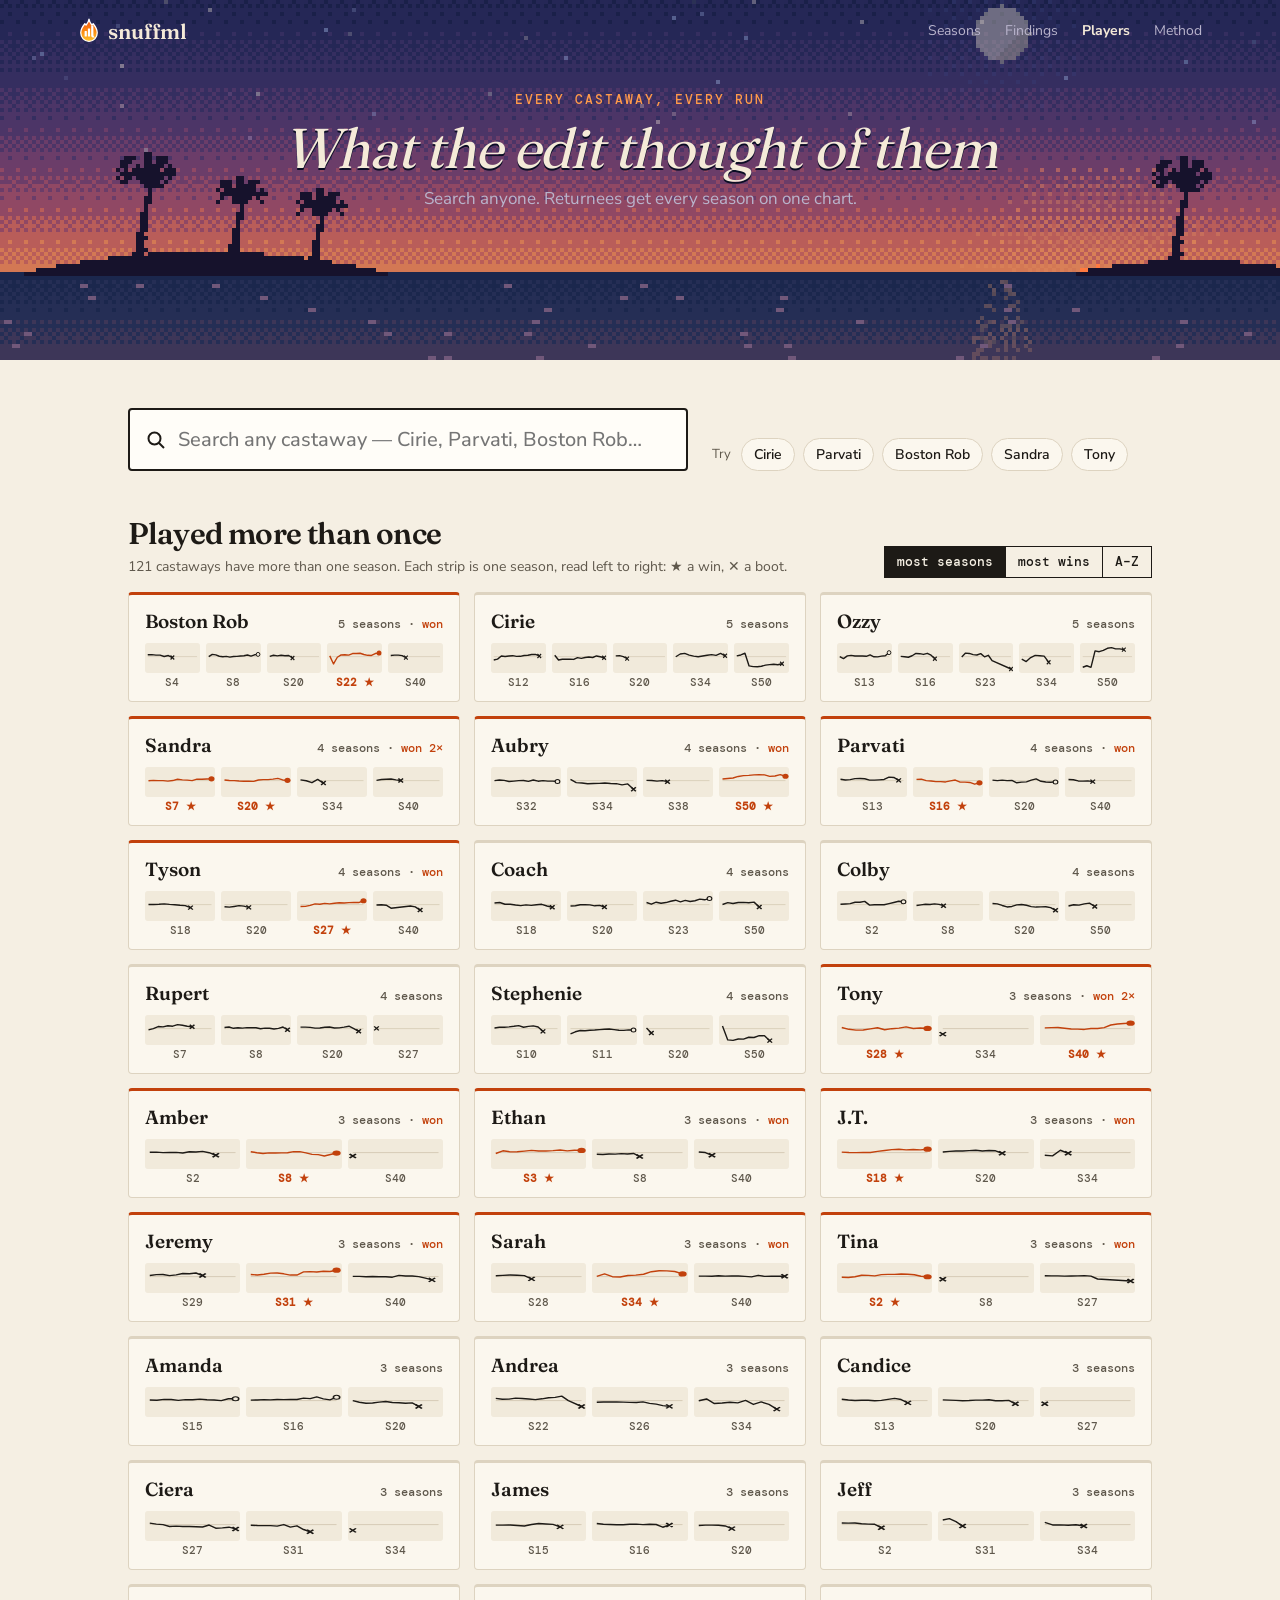
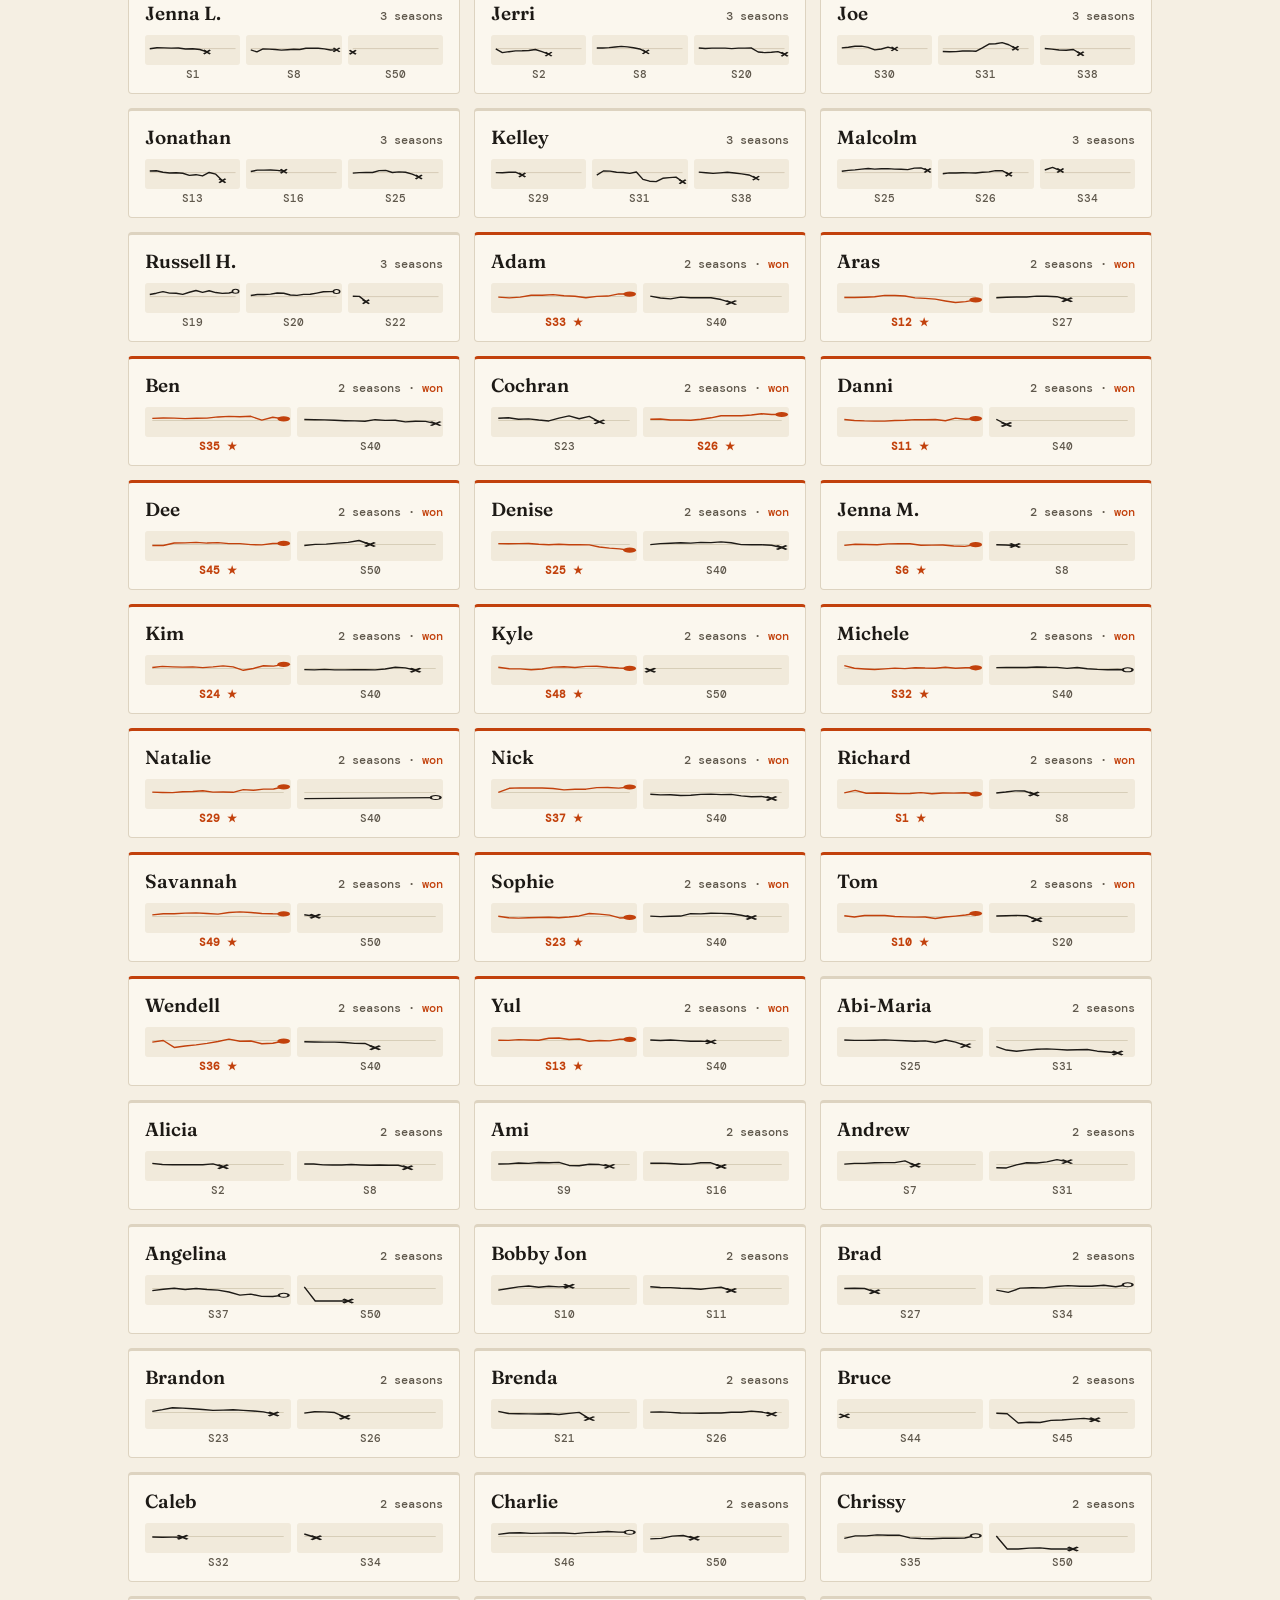
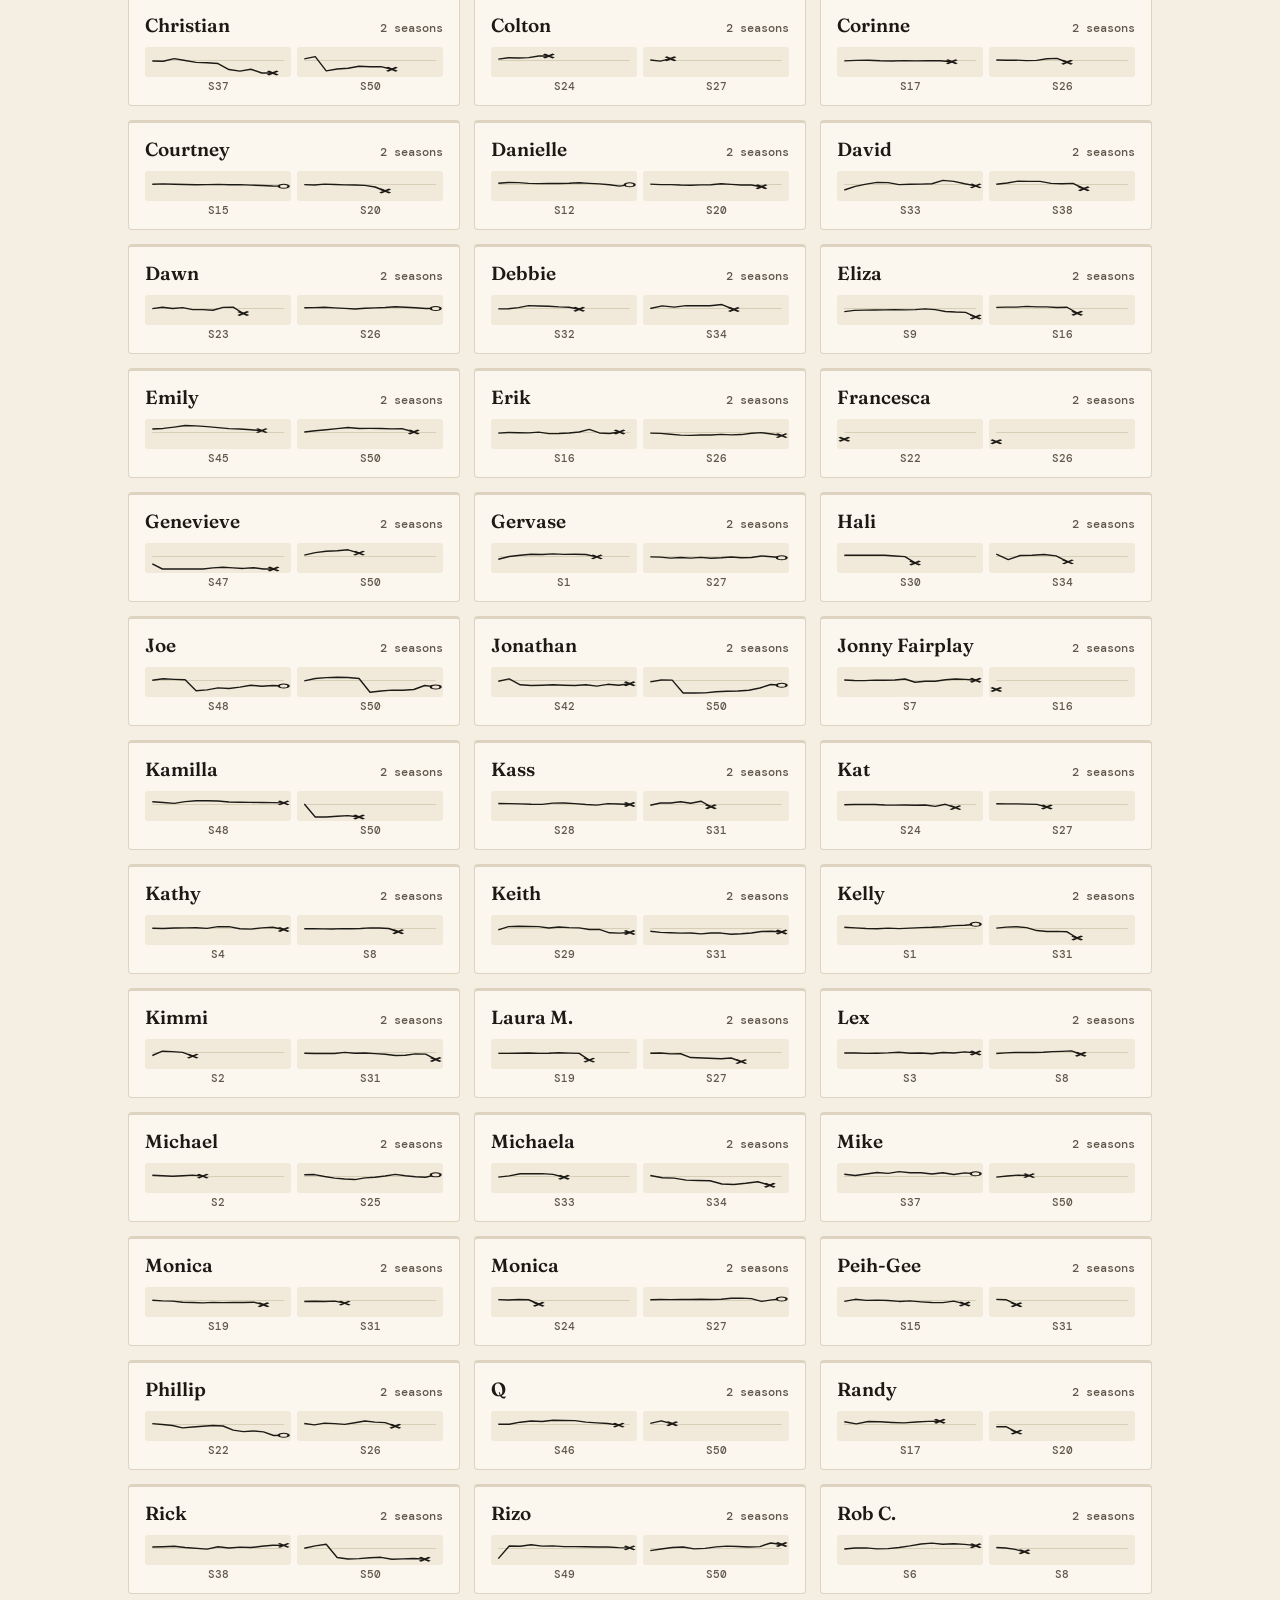
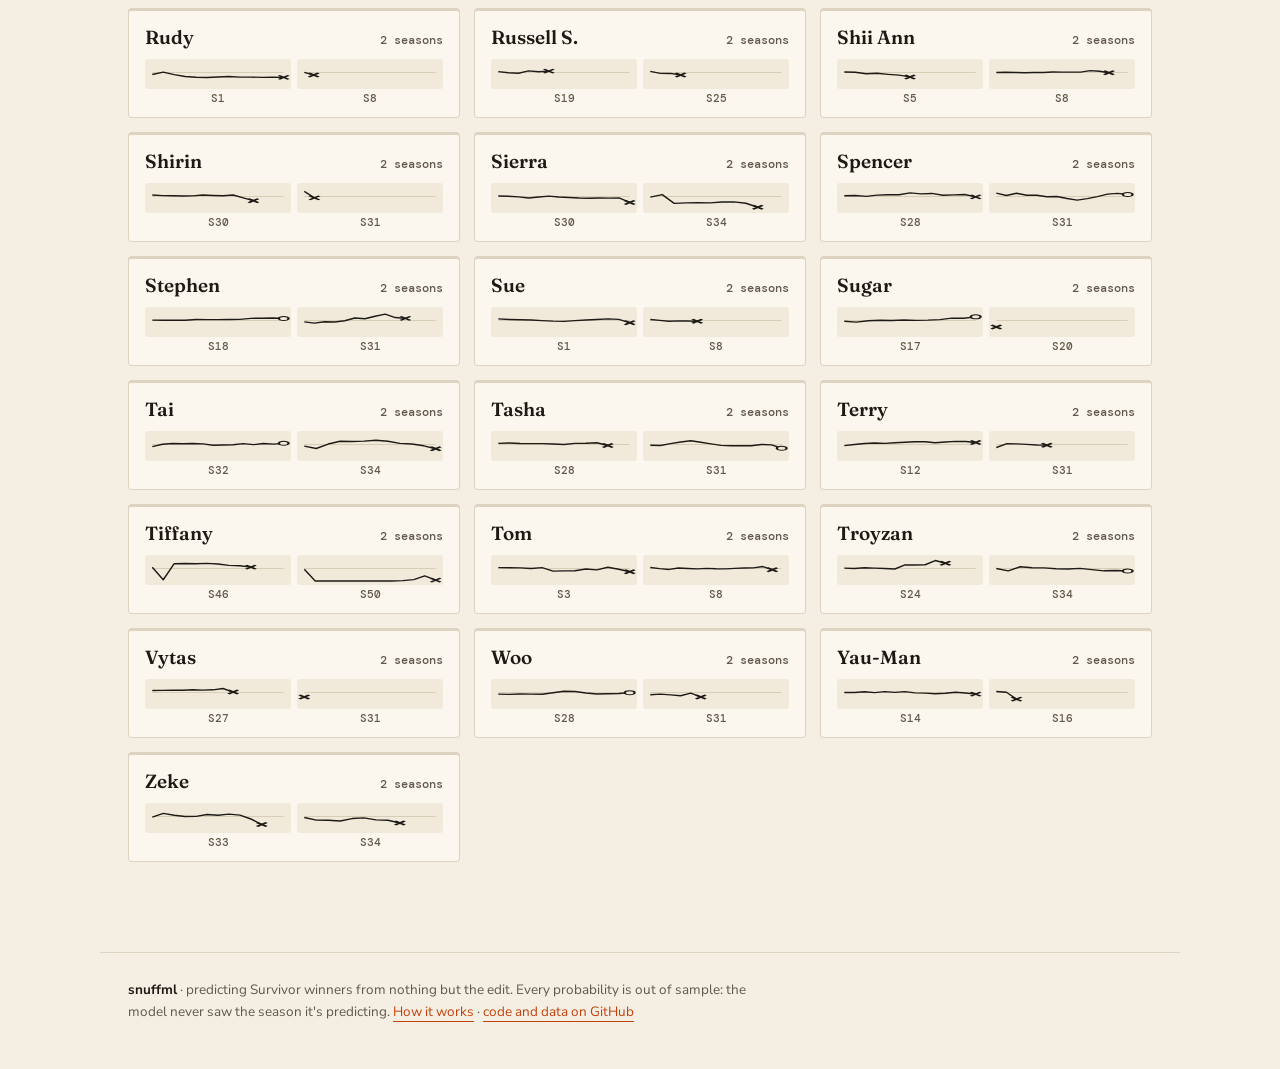
<file: docs/players.html>
<!doctype html><html lang="en"><head><meta charset="utf-8">
<meta name="viewport" content="width=device-width, initial-scale=1">
<title>Players · snuffml</title>
<meta name="description" content="Every Survivor castaway and every run they had, on one chart: what the edit thought of them, season by season.">
<meta property="og:title" content="Players · snuffml">
<meta property="og:description" content="Every Survivor castaway and every run they had, on one chart: what the edit thought of them, season by season.">
<meta property="og:image" content="https://amonsalve1.github.io/snuff_ml/banner.png">
<meta name="theme-color" content="#0a0e24">
<link rel="icon" type="image/svg+xml" href="logo.svg">
<link rel="preload" href="fonts/nunito-sans.woff2" as="font" type="font/woff2" crossorigin>
<link rel="preload" href="fonts/dm-mono-500.woff2" as="font" type="font/woff2" crossorigin>
<link rel="stylesheet" href="pages.css?v=50">
<style>
.find{margin:36px 0 6px;display:grid;grid-template-columns:minmax(0,560px) 1fr;gap:24px;align-items:end}
.search{position:relative}
.search input{width:100%;font:500 20px "Nunito Sans";padding:16px 18px 16px 48px;border:2px solid var(--ink);border-radius:4px;background:#fffdf8 url("data:image/svg+xml,%3Csvg xmlns='http://www.w3.org/2000/svg' width='20' height='20' viewBox='0 0 20 20'%3E%3Ccircle cx='8.5' cy='8.5' r='6' fill='none' stroke='%231d1a16' stroke-width='2'/%3E%3Cpath d='M13 13l5 5' stroke='%231d1a16' stroke-width='2'/%3E%3C/svg%3E") no-repeat 16px 50%;color:var(--ink)}
.search input:focus{outline:3px solid var(--flame);outline-offset:2px}
.results{position:absolute;left:0;right:0;top:100%;z-index:5;margin:6px 0 0;padding:4px;list-style:none;background:#fffdf8;border:1px solid var(--ink);border-radius:4px;box-shadow:0 14px 30px -10px rgba(30,20,10,.3)}
.results li{display:flex;justify-content:space-between;gap:12px;padding:9px 12px;border-radius:3px;cursor:pointer}
.results li[aria-selected="true"],.results li:hover{background:var(--paper-2)}
.results .seasons{font:500 12px "DM Mono";color:var(--muted)}
.pills{display:flex;flex-wrap:wrap;gap:8px;align-items:center}
.pills span{font-size:13px;color:var(--muted);margin-right:2px}
.pills a{font:600 14px "Nunito Sans";text-decoration:none;padding:6px 12px;border:1px solid var(--rule);border-radius:999px;background:#fbf7ee;transition:border-color .15s}
.pills a:hover,.pills a:focus-visible{border-color:var(--flame);outline:none}
.listhead{display:flex;align-items:end;justify-content:space-between;gap:20px;margin:44px 0 14px;flex-wrap:wrap}
.listhead h2{font:600 30px Fraunces;margin:0}.listhead p{margin:4px 0 0;font-size:14px;color:var(--muted)}
.sort{display:flex}.sort button{all:unset;cursor:pointer;font:500 12.5px "DM Mono";padding:7px 12px;border:1px solid var(--ink)}
.sort button+button{border-left:0}.sort button[aria-pressed="true"]{background:var(--ink);color:var(--paper)}
.sort button:focus-visible{outline:2px solid var(--flame);outline-offset:2px}
.cards{display:grid;grid-template-columns:repeat(auto-fill,minmax(250px,1fr));gap:14px}
.card{display:block;text-decoration:none;padding:14px 16px 12px;background:#fbf7ee;border:1px solid var(--rule);border-top:3px solid var(--rule);border-radius:4px;transition:transform .15s,border-color .15s,box-shadow .15s}
.card.won{border-top-color:var(--flame)}
.card:hover,.card:focus-visible{transform:translateY(-3px);border-color:var(--flame);box-shadow:0 10px 22px -16px rgba(120,50,10,.6);outline:none}
.card .ct{display:flex;justify-content:space-between;align-items:baseline;gap:8px}
.card b{font:600 19px Fraunces}.card .meta{font:500 11.5px "DM Mono";color:var(--muted);white-space:nowrap}
.card .meta em{font-style:normal;color:var(--flame)}
.career{display:flex;gap:6px;margin-top:10px}
.run{flex:1;min-width:0}
.run svg{display:block;width:100%;height:30px;background:#f1eadb;border-radius:3px}
.run span{display:block;font:500 10.5px "DM Mono";color:var(--muted);margin-top:3px;text-align:center;white-space:nowrap;overflow:hidden;text-overflow:ellipsis}
.run.w span{color:var(--flame);font-weight:600}
/* one player */
.back{display:inline-block;margin-top:30px;font:500 13px "DM Mono";color:var(--muted);text-decoration:none}.back:hover{color:var(--flame)}
.who{display:grid;grid-template-columns:minmax(0,1fr) auto;gap:30px;align-items:end;margin:10px 0 18px}
.who h1{font:600 clamp(40px,5.4vw,64px)/1 Fraunces;letter-spacing:-1.8px;margin:0}
.who .line{font-size:17px;color:var(--muted);margin:10px 0 0}.who .line b{color:var(--ink)}
.stats{display:grid;grid-template-columns:repeat(5,minmax(0,1fr));border-top:2px solid var(--ink);border-bottom:1px solid var(--rule);margin:6px 0 26px}
.stats>div{padding:12px 14px 12px 0}.stats>div+div{padding-left:14px;border-left:1px solid var(--rule)}
.stats b{display:block;font:500 26px "DM Mono";letter-spacing:-1px;line-height:1.15}
.stats .hot b{color:var(--flame)}.stats span{font-size:12.5px;color:var(--muted)}
.viz{background:#fbf7ee;border:1px solid var(--rule);border-radius:4px;padding:16px 18px 10px}
.cap{font:500 11.5px "DM Mono";letter-spacing:.08em;text-transform:uppercase;color:var(--muted);margin-bottom:6px}
.viz .note{font-size:12.5px;color:var(--muted);margin:4px 0 2px}
.runline{transition:opacity .15s,stroke-width .15s}
.runlist{display:grid;gap:10px;margin-top:22px}
.rc{display:grid;grid-template-columns:8px 1.4fr 1fr 1fr 1fr auto;gap:18px;align-items:center;padding:14px 18px 14px 0;background:#fbf7ee;border:1px solid var(--rule);border-radius:4px;transition:border-color .15s}
.rc.on{border-color:var(--ink)}
.rc .sw{align-self:stretch;border-radius:4px 0 0 4px}
.rc h3{font:600 18px Fraunces;margin:0}.rc h3 small{display:block;font:500 11.5px "DM Mono";color:var(--muted);margin-top:2px}
.rc .k{font:500 11px "DM Mono";text-transform:uppercase;letter-spacing:.06em;color:var(--muted)}
.rc .v{font:500 16px "DM Mono"}.rc .v small{font-size:11.5px;color:var(--muted)}
.badge{display:inline-block;font:600 12px "DM Mono";padding:4px 9px;border-radius:999px;background:var(--paper-2);color:var(--ink)}
.badge.won{background:var(--flame);color:#fff}.badge.ftc{background:#e0a17f;color:#2e2016}.badge.live{background:none;border:1.5px dashed var(--flame);color:var(--flame)}
.replay{font:500 13px "DM Mono";color:var(--flame);text-decoration:none;padding:8px 12px;border:1px solid var(--flame);border-radius:3px;white-space:nowrap}
.replay:hover,.replay:focus-visible{background:var(--flame);color:#fff;outline:none}
@media (max-width:900px){.find{grid-template-columns:1fr}.stats{grid-template-columns:repeat(2,1fr)}.stats>div:nth-child(odd){border-left:0;padding-left:0}.rc{grid-template-columns:8px 1fr 1fr;row-gap:8px}.who{grid-template-columns:1fr}}
</style>
</head><body>
<section class="band" id="hero"></section>
<main>
  <div class="find"><div class="search" role="search">
    <input id="q" type="search" placeholder="Search any castaway — Cirie, Parvati, Boston Rob…" autocomplete="off"
      role="combobox" aria-expanded="false" aria-controls="results" aria-autocomplete="list" aria-label="search castaways">
    <ul class="results" id="results" role="listbox" hidden></ul>
  </div><div class="pills" id="pills"></div></div>
  <div id="view"><p class="small">loading every season…</p></div>
</main>
<footer class="site-foot"><p><b>snuffml</b> · predicting Survivor winners from nothing but the edit.
  Every probability is out of sample: the model never saw the season it's predicting.
  <a href="method.html">How it works</a> · <a href="https://github.com/amonsalve1/snuff_ml">code and data on GitHub</a></p></footer>
<script type="module">
import { loadIndex, loadAll, heat, ranked, place, slug, ordinal } from "./js/common.js?v=50";
import { band, nav } from "./js/band.js?v=50";

const hero = document.getElementById("hero");
hero.innerHTML = nav("Players") + `<div class="copy"><div class="kicker">Every castaway, every run</div>
  <h1>What the edit thought of them</h1><p class="deck">Search anyone. Returnees get every season on one chart.</p></div>`;
band(hero, 0.84);

const [index, seasons] = await Promise.all([loadIndex(), loadAll()]);
const meta = new Map(index.seasons.map((x) => [x.season, x]));

// castaways by survivoR id, each with every run they had
const people = new Map();
for (const s of seasons) {
  const m = meta.get(s.season), n = s.episodes.length;
  for (const p of s.players) {
    const live = !!m.live;
    const lastIdx = p.probs.reduce((k, v, j) => (v != null ? j : k), -1);
    // ftc comes from the export: several people can leave inside a finale
    // episode, so being alive at its start isn't the same as making the end
    const finish = p.winner ? "won"
      : live ? (p.boot ? `out ep ${p.boot}` : "still in")
      : p.ftc ? "final tribal" : p.boot ? `out ep ${p.boot}` : "out in the finale";
    const peakIdx = p.probs.reduce((b, v, j) => (v != null && v > (p.probs[b] ?? -1) ? j : b), Math.max(0, p.probs.findIndex((v) => v != null)));
    const run = { s, p, finish, live, peakIdx, lastIdx, peak: p.probs[peakIdx], lastRank: lastIdx >= 0 ? place(s, lastIdx, p) : null, nAt: lastIdx >= 0 ? ranked(s, lastIdx).length : null };
    if (!people.has(p.id)) people.set(p.id, { id: p.id, names: new Set(), runs: [] });
    const who = people.get(p.id);
    who.names.add(p.name); who.runs.push(run);
  }
}
for (const who of people.values()) {
  who.name = [...who.names].sort((a, b) => b.length - a.length)[0];
  who.runs.sort((a, b) => a.s.season - b.s.season);
  who.won = who.runs.filter((r) => r.finish === "won").length;
}
const all = [...people.values()];
const href = (who) => `#${who.id}/${slug(who.name)}`;
const sname = (r) => { const nm = meta.get(r.s.season).name; return nm && !/^\d+$/.test(nm) ? nm : `Survivor ${r.s.season}`; };
// one tiny chart per season: the odds line, ending in ★ for a win or ✕ for a boot
function spark(r) {
  const n = r.live ? Math.max(r.s.episodes.length, meta.get(r.s.season).expected_episodes || 0) : r.s.episodes.length;
  const X = (j) => 3 + (j / Math.max(1, n - 1)) * 54, Y = (v) => 26 - ((Math.log2(Math.max(0.125, Math.min(5, v))) + 3) / 5.32) * 22;
  const pts = []; r.s.episodes.forEach((_, j) => { const v = heat(r.s, r.p, j); if (v != null) pts.push([X(j), Y(v)]); });
  if (!pts.length) return "";
  const c = r.finish === "won" ? "#c2410c" : "#1d1a16", [ex, ey] = pts[pts.length - 1];
  const end = r.finish === "won" ? `<circle cx="${ex}" cy="${ey}" r="2.6" fill="${c}"/>` : r.finish.startsWith("out") ? `<path d="M${ex - 2} ${ey - 2}l4 4m0-4l-4 4" stroke="${c}" stroke-width="1.3"/>` : `<circle cx="${ex}" cy="${ey}" r="2" fill="#f1eadb" stroke="${c}"/>`;
  return `<svg viewBox="0 0 60 30" preserveAspectRatio="none" aria-hidden="true"><line x1="3" x2="57" y1="${Y(1)}" y2="${Y(1)}" stroke="#cfc4ac" stroke-width=".6"/><polyline points="${pts.map((p) => p.join(",")).join(" ")}" fill="none" stroke="${c}" stroke-width="1.4" vector-effect="non-scaling-stroke" stroke-linejoin="round"/>${end}</svg>`;
}
const runTile = (r) => `<div class="run ${r.finish === "won" ? "w" : ""}">${spark(r)}<span>S${r.s.season}${r.finish === "won" ? " ★" : ""}</span></div>`;

// search: prefix of any word in any of their names first, then substring;
// more runs breaks ties because that's who people go looking for
function search(q) {
  q = q.trim().toLowerCase();
  if (!q) return [];
  const score = (who) => {
    let best = 0;
    for (const n of who.names) {
      const l = n.toLowerCase();
      if (l.startsWith(q)) best = Math.max(best, 3);
      else if (l.split(/[\s.]+/).some((w) => w.startsWith(q))) best = Math.max(best, 2);
      else if (l.includes(q)) best = Math.max(best, 1);
    }
    return best;
  };
  return all.map((w) => [score(w), w]).filter(([v]) => v > 0)
    .sort((a, b) => b[0] - a[0] || b[1].runs.length - a[1].runs.length || a[1].name.localeCompare(b[1].name)).slice(0, 8).map(([, w]) => w);
}
const q = document.getElementById("q"), list = document.getElementById("results");
let hits = [], active = -1;
function showResults() {
  hits = search(q.value); active = hits.length ? 0 : -1;
  list.hidden = !hits.length; q.setAttribute("aria-expanded", String(!!hits.length));
  list.innerHTML = hits.map((w, k) => `<li role="option" id="r${k}" aria-selected="${k === active}" data-k="${k}"><span>${w.name}</span><span class="seasons">${w.runs.map((r) => `S${r.s.season}`).join(" ")}</span></li>`).join("");
  q.setAttribute("aria-activedescendant", active >= 0 ? `r${active}` : "");
}
const choose = (w) => { list.hidden = true; q.setAttribute("aria-expanded", "false"); q.value = ""; location.hash = href(w); };
q.addEventListener("input", showResults);
q.addEventListener("keydown", (e) => {
  if (list.hidden) return;
  if (e.key === "ArrowDown" || e.key === "ArrowUp") {
    e.preventDefault();
    active = (active + (e.key === "ArrowDown" ? 1 : -1) + hits.length) % hits.length;
    [...list.children].forEach((li, k) => li.setAttribute("aria-selected", String(k === active)));
    q.setAttribute("aria-activedescendant", `r${active}`);
  } else if (e.key === "Enter" && active >= 0) { e.preventDefault(); choose(hits[active]); }
  else if (e.key === "Escape") { list.hidden = true; q.setAttribute("aria-expanded", "false"); }
});
list.addEventListener("mousedown", (e) => { const li = e.target.closest("li"); if (li) { e.preventDefault(); choose(hits[+li.dataset.k]); } });
q.addEventListener("blur", () => setTimeout(() => { list.hidden = true; q.setAttribute("aria-expanded", "false"); }, 120));

// every run on one chart: x is how far through that season, so a 13 and a
// 16 episode season line up; y is the season view's odds-vs-even axis
const COLORS = ["#c2410c", "#24516b", "#1d1a16", "#a86a0c", "#4d6b31", "#7a3b6a"];
function runsChart(who) {
  const W = 980, H = 300, P = { l: 44, r: 150, t: 14, b: 30 };
  const L0 = Math.log2(0.125), L1 = Math.log2(5);
  const x = (f) => P.l + f * (W - P.l - P.r);
  const y = (v) => H - P.b - ((Math.log2(Math.max(0.125, Math.min(5, v))) - L0) / (L1 - L0)) * (H - P.t - P.b);
  const shortFinish = (f) => f === "won" ? "won" : f === "final tribal" ? "final tribal" : f === "out in the finale" ? "finale" : f === "still in" ? "still in" : f.replace("out ", "");
  let svg = `<svg viewBox="0 0 ${W} ${H}" width="100%" role="img" aria-label="${who.name}'s odds in each of their seasons">`;
  for (const g of [0.25, 0.5, 1, 2, 4]) svg += `<line x1="${P.l}" x2="${W - P.r}" y1="${y(g)}" y2="${y(g)}" stroke="${g === 1 ? "#1d1a16" : "#ddd3c0"}" stroke-width="${g === 1 ? 1.5 : 1}" ${g === 1 ? "" : 'stroke-dasharray="2 4"'}/>
    <text x="${P.l - 8}" y="${y(g) + 4}" text-anchor="end" font-size="11" font-family="DM Mono" fill="#6b6457" font-weight="${g === 1 ? 600 : 400}">${g === 1 ? "even" : g + "x"}</text>`;
  for (const [f, t] of [[0, "premiere"], [0.5, "halfway"], [1, "finale"]]) svg += `<text x="${x(f)}" y="${H - 8}" text-anchor="${f === 0 ? "start" : f === 1 ? "end" : "middle"}" font-size="11" font-family="DM Mono" fill="#6b6457">${t}</text>`;
  const labels = [];
  who.runs.forEach((r, k) => {
    const n = r.live ? Math.max(r.s.episodes.length, meta.get(r.s.season).expected_episodes || 0) : r.s.episodes.length;
    const pts = [];
    r.s.episodes.forEach((_, j) => { const v = heat(r.s, r.p, j); if (v != null) pts.push([x(j / Math.max(1, n - 1)), y(v)]); });
    if (!pts.length) return;
    const c = COLORS[k % COLORS.length];
    svg += `<polyline class="runline" data-k="${k}" points="${pts.map((p) => p.join(",")).join(" ")}" fill="none" stroke="${c}" stroke-width="2.6" stroke-linejoin="round" stroke-linecap="round"/>
      <polyline class="runhit" data-k="${k}" points="${pts.map((p) => p.join(",")).join(" ")}" fill="none" stroke="transparent" stroke-width="12" style="cursor:pointer"/>`;
    const [ex, ey] = pts[pts.length - 1];
    svg += r.finish === "won" ? `<circle cx="${ex}" cy="${ey}" r="5" fill="${c}"/>` : r.finish.startsWith("out") ? `<text x="${ex}" y="${ey + 4}" text-anchor="middle" font-size="12" font-family="DM Mono" fill="${c}">✕</text>` : `<circle cx="${ex}" cy="${ey}" r="4" fill="#f5efe3" stroke="${c}" stroke-width="2"/>`;
    labels.push({ y: ey, ex, c, t: `S${r.s.season} · ${shortFinish(r.finish)}`, k });
  });
  labels.sort((a, b) => a.y - b.y);
  for (let k = 1; k < labels.length; k++) if (labels[k].y - labels[k - 1].y < 16) labels[k].y = labels[k - 1].y + 16;
  for (const lb of labels) svg += `<line x1="${lb.ex + 6}" y1="${lb.y}" x2="${W - P.r + 2}" y2="${lb.y}" stroke="${lb.c}" stroke-dasharray="1 3" opacity=".6"/>
    <text class="runline" data-k="${lb.k}" x="${W - P.r + 6}" y="${lb.y + 4}" font-size="12.5" font-family="DM Mono" font-weight="600" fill="${lb.c}">${lb.t}</text>`;
  return svg + "</svg>";
}

function playerView(who) {
  const fin = (r) => r.finish === "won" ? 4 : r.finish === "final tribal" ? 3 : r.finish === "still in" ? 2.5 : r.finish === "out in the finale" ? 2 : (r.lastIdx + 1) / r.s.episodes.length;
  const best = who.runs.slice().sort((a, b) => fin(b) - fin(a))[0];
  const bestText = best.finish === "won" ? `won ${sname(best)}` : best.finish === "final tribal" ? `final tribal, S${best.s.season}` : best.finish === "still in" ? `still in, S${best.s.season}` : `${best.finish}, S${best.s.season}`;
  const pk = who.runs.reduce((a, r) => (r.peak > a.peak ? r : a));
  const eps = who.runs.reduce((a, r) => a + r.p.probs.filter((v) => v != null).length, 0);
  const badge = (r) => `<span class="badge ${r.finish === "won" ? "won" : r.finish === "final tribal" ? "ftc" : r.finish === "still in" ? "live" : ""}">${r.finish === "won" ? "★ won" : r.finish}</span>`;
  return `<a class="back" href="#">← all players</a>
  <div class="who"><div><h1>${who.name}</h1>
    <p class="line">${who.runs.length === 1 ? "One season" : `${who.runs.length} seasons`}, from ${sname(who.runs[0])} to ${sname(who.runs[who.runs.length - 1])}.</p></div></div>
  <div class="stats">
    <div><b>${who.runs.length}</b><span>${who.runs.length === 1 ? "season" : "seasons"}</span></div>
    <div class="${who.won ? "hot" : ""}"><b>${who.won}</b><span>${who.won === 1 ? "win" : "wins"}</span></div>
    <div><b style="font-size:17px;line-height:1.35">${bestText}</b><span>best finish</span></div>
    <div class="hot"><b>${(pk.peak * 100).toFixed(1)}%</b><span>peak odds, S${pk.s.season} ep ${pk.s.episodes[pk.peakIdx]}</span></div>
    <div><b>${eps}</b><span>episodes on the edit</span></div>
  </div>
  <div class="viz"><div class="cap">Every season, premiere to finale · odds against an even split</div>${runsChart(who)}
    <p class="note">Each season is stretched to the same width so the runs line up. ✕ is a boot, a filled dot a win. Hover a line to find its season below.</p></div>
  <div class="runlist">${who.runs.map((r, k) => `
    <div class="rc" data-k="${k}"><span class="sw" style="background:${COLORS[k % COLORS.length]}"></span>
      <h3>S${r.s.season}<small>${sname(r)}</small></h3>
      <div><div class="k">finish</div>${badge(r)}</div>
      <div><div class="k">peak odds</div><div class="v">${(r.peak * 100).toFixed(1)}% <small>ep ${r.s.episodes[r.peakIdx]}</small></div></div>
      <div><div class="k">last read</div><div class="v">${r.lastRank ? `${ordinal(r.lastRank)} <small>of ${r.nAt}</small>` : "—"}</div></div>
      <a class="replay" href="index.html#s${r.s.season}/ep${r.s.episodes[r.peakIdx]}/${slug(r.p.name)}">replay their peak →</a></div>`).join("")}</div>`;
}

let sortBy = "seasons";
function homeView() {
  const multi = all.filter((w) => w.runs.length > 1);
  const order = { seasons: (a, b) => b.runs.length - a.runs.length || b.won - a.won || a.name.localeCompare(b.name),
    wins: (a, b) => b.won - a.won || b.runs.length - a.runs.length || a.name.localeCompare(b.name),
    az: (a, b) => a.name.localeCompare(b.name) }[sortBy];
  return `<div class="listhead"><div><h2>Played more than once</h2><p>${multi.length} castaways have more than one season. Each strip is one season, read left to right: ★ a win, ✕ a boot.</p></div>
    <div class="sort" role="group" aria-label="sort">${[["seasons", "most seasons"], ["wins", "most wins"], ["az", "A–Z"]].map(([k, l]) =>
      `<button type="button" data-sort="${k}" aria-pressed="${k === sortBy}">${l}</button>`).join("")}</div></div>
  <div class="cards">${multi.sort(order).map((w) => `<a class="card ${w.won ? "won" : ""}" href="${href(w)}">
    <div class="ct"><b>${w.name}</b><span class="meta">${w.runs.length} seasons${w.won ? ` · <em>${w.won === 1 ? "won" : `won ${w.won}×`}</em>` : ""}</span></div>
    <div class="career">${w.runs.map(runTile).join("")}</div></a>`).join("")}</div>`;
}

const view = document.getElementById("view");
function route() {
  const m = location.hash.match(/^#([A-Z]{2}\d+)/);
  const who = m && people.get(m[1]);
  view.innerHTML = who ? playerView(who) : homeView();
  for (const b of view.querySelectorAll(".sort button")) b.addEventListener("click", () => { sortBy = b.dataset.sort; route(); });
  // hovering a line or a card lights up the same season in both places
  const light = (k) => {
    for (const el of view.querySelectorAll(".runline")) el.style.opacity = k == null || el.dataset.k === k ? 1 : 0.18;
    for (const el of view.querySelectorAll(".rc")) el.classList.toggle("on", el.dataset.k === k);
  };
  for (const el of view.querySelectorAll(".runhit, .rc")) {
    el.addEventListener("pointerenter", () => light(el.dataset.k));
    el.addEventListener("pointerleave", () => light(null));
  }
  document.title = who ? `${who.name} · snuffml` : "Players · snuffml";
  if (who) window.scrollTo({ top: document.querySelector(".band").offsetHeight - 10, behavior: "instant" });
}
const pick = (re) => all.filter((w) => w.runs.length > 1).find((w) => re.test(w.name));
document.getElementById("pills").innerHTML = `<span>Try</span>` + [/^cirie/i, /parvati/i, /boston rob/i, /^sandra/i, /^tony/i]
  .map(pick).filter(Boolean).map((w) => `<a href="${href(w)}">${w.name}</a>`).join("");
addEventListener("hashchange", route);
route();
</script></body></html>
</file>
<file: docs/pages.css>
@font-face{font-family:Fraunces;src:url(fonts/fraunces.woff2) format("woff2");font-weight:100 900}
@font-face{font-family:"Nunito Sans";src:url(fonts/nunito-sans.woff2) format("woff2");font-weight:200 1000}
@font-face{font-family:"DM Mono";src:url(fonts/dm-mono-400.woff2) format("woff2");font-weight:400}
@font-face{font-family:"DM Mono";src:url(fonts/dm-mono-500.woff2) format("woff2");font-weight:500}
:root{--paper:#f5efe3;--paper-2:#ece4d3;--ink:#1d1a16;--muted:#5f584c;--rule:#ddd3c0;--flame:#c2410c;--amber:#a86a0c;--sea:#24516b}
*{box-sizing:border-box}
body{margin:0;background:var(--paper);color:var(--ink);font:17px/1.6 "Nunito Sans",sans-serif}
a{color:inherit}

/* the band: the shore renderer cropped to sky and horizon, copy in the sky */
.band{position:relative;height:360px;overflow:hidden;background:#0a0e24;--h-ink:#f4ead8;--h-muted:#b9b4cc;--h-accent:#ff9a4a;--h-shadow:#0a0e24;--scrim:rgba(10,12,32,.62)}
.band.day{--h-ink:#13203a;--h-muted:#2c3a52;--h-accent:#a33a08;--h-shadow:rgba(255,255,255,.35);--scrim:rgba(255,248,236,.62)}
.band canvas{position:absolute;left:0;top:-56px;image-rendering:pixelated}
.top{position:absolute;top:0;left:0;right:0;z-index:2;display:flex;align-items:center;gap:16px;max-width:1180px;margin:0 auto;padding:18px 28px;color:var(--h-ink)}
.top b{font:600 21px Fraunces;display:flex;gap:8px;align-items:center}.top b img{width:22px}
.top nav{margin-left:auto;display:flex;gap:24px;font-size:14px}
.top nav a{color:var(--h-muted);text-decoration:none}.top nav a[aria-current]{color:var(--h-ink);font-weight:700}
.top nav a:focus-visible{outline:2px solid var(--h-accent);outline-offset:3px}
.copy{position:absolute;top:92px;left:0;right:0;z-index:1;text-align:center;color:var(--h-ink);padding:0 24px}
.copy::before{content:"";position:absolute;inset:-30px 12% -20px;z-index:-1;background:radial-gradient(closest-side,var(--scrim),transparent);opacity:0;transition:opacity .6s}
.band.assist .copy::before{opacity:1}
.kicker{font:500 12.5px "DM Mono";letter-spacing:.16em;text-transform:uppercase;color:var(--h-accent)}
.band h1{font:400 clamp(32px,4.4vw,56px)/1.06 Fraunces;font-style:italic;letter-spacing:-1.2px;margin:10px auto 8px;max-width:22ch;text-wrap:balance;text-shadow:0 2px 0 var(--h-shadow)}
.band h1 span{color:var(--h-accent);font-style:normal;font-weight:600}
.band .deck{color:var(--h-muted);font-size:17px;max-width:58ch;margin:0 auto;text-wrap:balance}

/* the page */
main{max-width:1080px;margin:0 auto;padding:12px 28px 90px}
section.f{padding:44px 0 8px;border-bottom:1px solid var(--rule)}
section.f:last-child{border-bottom:0}
.num{font:500 13px "DM Mono";letter-spacing:.12em;text-transform:uppercase;color:var(--flame)}
h2{font:600 clamp(26px,3vw,34px)/1.15 Fraunces;letter-spacing:-.6px;margin:6px 0 10px;max-width:26ch;text-wrap:balance}
h2 em{font-style:normal;color:var(--flame)}
p.lede{font-size:18px;line-height:1.55;color:var(--muted);max-width:62ch;margin:0 0 22px}
p.lede b{color:var(--ink)}
.see{display:inline-block;font:500 13px "DM Mono";color:var(--flame);text-decoration:none;border-bottom:1px solid currentColor;margin-top:14px}
.see:hover{color:var(--ink)}
.small{font-size:13px;color:var(--muted)}
.mono{font-family:"DM Mono"}
.w{display:inline-block}
@media (max-width:760px){.top nav{gap:14px;font-size:13px}.band{height:380px}.copy{top:80px}}

/* footer, every page */
.site-foot{max-width:1080px;margin:0 auto;padding:26px 28px 46px;border-top:1px solid var(--rule);font-size:13.5px;line-height:1.6;color:var(--muted)}
.site-foot p{margin:0;max-width:78ch}.site-foot b{color:var(--ink)}
.site-foot a{color:var(--flame);text-decoration:none;border-bottom:1px solid currentColor}

/* phones: nothing may run wider than the screen. the full phone layout is
   still to come; this only keeps every page inside 375px */
@media (max-width:640px){
  .top{flex-wrap:wrap;row-gap:8px;padding:12px 16px;gap:12px}
  .top nav{margin-left:0;width:100%;gap:18px;font-size:13.5px}
  .copy{top:104px;padding:0 16px}
  main{padding-left:16px;padding-right:16px}
  .site-foot{padding-left:16px;padding-right:16px}
  .band h1{font-size:30px}
}

/* the factor chart (season page and method page share it, panel.js factorChart) */
.wfall{border-top:1px solid var(--ink);container-type:inline-size}
.wf,.wf-axis{display:grid;grid-template-columns:minmax(0,5fr) minmax(0,6fr);column-gap:14px;align-items:stretch}
.wf{border-bottom:1px solid var(--rule);font-size:14px;line-height:1.3}
.wf .lab{padding:9px 0;align-self:center}
.wf .trk,.wf-axis .trk{position:relative;min-height:34px}
.wf .mid{position:absolute;left:50%;top:0;bottom:-1px;border-left:1px solid #b9ad97}
.wf .seg{position:absolute;top:50%;height:8px;margin-top:-4px;border-radius:2px;background:var(--flame)}.wf.neg .seg{background:var(--sea)}
.wf .tip{position:absolute;top:50%;transform:translateY(-50%);font:500 12.5px "DM Mono";white-space:nowrap;color:#8a3108}.wf.neg .tip{color:var(--sea)}
.wf.base .lab{color:var(--muted)}.wf.base .seg{background:#c4b8a1}.wf.base .tip{color:var(--muted)}
.wf.rest .lab,.wf.rest .tip{color:var(--muted)}.wf.rest .seg{opacity:.4}
.wf-axis .trk{min-height:0;height:24px;font:500 11px "DM Mono";color:var(--muted)}
.wf-axis b{position:absolute;bottom:4px;font-weight:500;white-space:nowrap}.wf-axis .l{right:calc(50% + 8px)}.wf-axis .r{left:calc(50% + 8px)}
.wf-sum{display:flex;align-items:baseline;flex-wrap:wrap;gap:6px 12px;margin-top:12px;padding:10px 12px;background:#efe6d4;border-radius:3px;font-size:14px}
.wf-sum b{font:600 16px "DM Mono"}.wf-sum .endv{color:var(--flame)}.wf-sum .to{color:var(--muted)}
/* narrow: the label goes on its own line above its bar */
@container (max-width:480px){
  .wf,.wf-axis{grid-template-columns:1fr}
  .wf .lab{padding:9px 0 0}.wf .trk{min-height:26px}.wf .mid{top:4px}
  .wf-axis span:first-child{display:none}
}
</file>
<file: docs/season.css>
/* the season view. shared tokens and fonts live in pages.css */
:root{--paper:#f5efe3;--ink:#1d1a16;--muted:#5f584c;--rule:#ddd3c0;--flame:#c2410c;--sea:#24516b;
  --night-ink:#f4ead8;--night-muted:#b9b4cc;--ember:#ff9a4a}
*{box-sizing:border-box}body{margin:0;background:var(--paper);color:var(--ink);font:17px/1.6 "Nunito Sans",sans-serif}
.hero{position:relative;background:#0a0e24;--h-ink:#f4ead8;--h-muted:#b9b4cc;--h-accent:#ff9a4a;--h-shadow:#0a0e24}
.hero.day{--h-ink:#13203a;--h-muted:#2c3a52;--h-accent:#a33a08;--h-shadow:rgba(255,255,255,.35);--scrim:rgba(255,248,236,.62)}
.hero{--scrim:rgba(10,12,32,.62)}
.copy::before{content:"";position:absolute;inset:-36px 10% -26px;z-index:-1;background:radial-gradient(closest-side,var(--scrim),transparent);opacity:0;transition:opacity .6s}
.hero.assist .copy::before{opacity:1}
.hero.assist .top{text-shadow:0 0 10px var(--scrim),0 0 3px var(--scrim)}
.hero .top,.hero .copy,.hero h1,.hero .deck,.hero .kicker,.hero nav a{transition:color .6s,text-shadow .6s}
.hero canvas{display:block;image-rendering:pixelated}
.top{position:absolute;top:0;left:0;right:0;display:flex;align-items:center;gap:16px;max-width:1180px;margin:0 auto;padding:18px 28px;color:var(--h-ink);z-index:2}
.top b{font:600 21px Fraunces;display:flex;gap:8px;align-items:center}.top b img{width:22px}
.top select{font:500 13px "DM Mono";color:var(--h-ink);background:transparent;border:1px solid currentColor;border-radius:2px;padding:5px 8px;opacity:.85}
.top select option{color:#1d1a16}
.live-note{max-width:60ch;margin:12px auto 0;font-size:14px;line-height:1.5;color:var(--h-muted)}
.live-note b{color:var(--h-accent)}
.labels.dense{height:98px}.labels.dense button:nth-child(even){top:46px}
.tl .eps span.future{height:26px;display:grid;place-items:center;font:500 11px "DM Mono";color:var(--muted);opacity:.45;border-bottom:3px dotted var(--rule)}
.top nav{margin-left:auto;display:flex;gap:24px;font-size:14px}.top nav a{color:var(--h-muted);text-decoration:none}.top nav a.on{color:var(--h-ink);font-weight:700}
.copy{position:absolute;top:84px;left:0;right:0;text-align:center;color:var(--h-ink);padding:0 24px;z-index:1;pointer-events:none}
.kicker{font:500 12.5px "DM Mono";letter-spacing:.16em;text-transform:uppercase;color:var(--h-accent)}
h1{font:400 clamp(34px,4.6vw,60px)/1.05 Fraunces;font-style:italic;letter-spacing:-1.2px;margin:10px auto 10px;max-width:24ch;text-wrap:balance;text-shadow:0 2px 0 var(--h-shadow)}
h1 span{color:var(--h-accent);font-style:normal;font-weight:600}
.deck{color:var(--h-muted);font-size:17px;max-width:56ch;margin:0 auto;text-wrap:balance}
.labels{position:relative;height:66px;background:linear-gradient(var(--sand,#2a2438),var(--sand-dark,#1f1a2b));--l-ink:#e3dbcf;--l-muted:#a4988a;--l-out:#7a7080;transition:background .6s}
.labels.day{--l-ink:#2a2116;--l-muted:#4f412c;--l-out:#6b5a40}
.labels button{all:unset;position:absolute;top:8px;transform:translateX(-50%);display:grid;justify-items:center;line-height:1.25;cursor:pointer;padding:0 4px;border-radius:3px}.labels button:focus-visible{outline:2px solid var(--l-ink)}.labels .nm{position:relative}
.labels .nm{font-size:12.5px;color:var(--l-ink);white-space:nowrap}.labels .v{font:500 11.5px "DM Mono";color:var(--l-muted)}
/* a solid tag, so it reads on noon sand, golden hour and night alike */
.labels .tag{font:500 9.5px "DM Mono";letter-spacing:.08em;text-transform:uppercase;color:#fff6ec;background:#8a2f06;padding:1px 5px;border-radius:2px;margin-top:3px}
.labels .tag:empty{display:none}
.labels .sel .nm{color:var(--h-accent2,#ff9a4a);font-weight:700}.labels .sel .v{color:var(--h-accent2,#ff9a4a)}.labels.day .sel .nm,.labels.day .sel .v{color:#a33a08}
.labels .out .nm,.labels .out .v{color:var(--l-out)}.labels .out .nm{text-decoration:line-through}
.labels .sel .nm::before{content:"";position:absolute;top:-9px;left:50%;width:7px;height:7px;background:currentColor;transform:translateX(-50%) rotate(45deg)}
.tl{display:flex;align-items:center;gap:14px;max-width:1080px;margin:0 auto;padding:16px 28px;border-bottom:1px solid var(--rule)}
.tl button{font:500 13px "DM Mono";background:var(--ink);color:var(--paper);border:0;padding:8px 14px;border-radius:2px;cursor:pointer}
.tl .eps{display:grid;grid-template-columns:repeat(13,1fr);flex:1;gap:3px}
.tl .eps button{all:unset;cursor:pointer;height:26px;display:grid;place-items:center;font:500 11px "DM Mono";color:var(--muted);border-bottom:3px solid var(--rule)}
.tl .eps button.done{border-color:var(--ink);color:var(--ink)}.tl .eps button:focus-visible{outline:2px solid var(--flame)}.tl .eps button:hover{color:var(--flame)}.tl .eps button.now{border-color:var(--flame);color:var(--flame);font-weight:700}
article{max-width:1080px;margin:0 auto;padding:40px 28px 80px}
.cols{display:grid;grid-template-columns:1fr 1fr;gap:64px;align-items:start}
.panel h2,.chartcol h2{margin-bottom:6px}
.stats{display:grid;grid-template-columns:1.3fr 1fr 1fr 1fr;border-top:2px solid var(--ink);border-bottom:1px solid var(--rule);margin:14px 0 0}
.stats>div{padding:12px 12px 12px 0;display:grid;align-content:start;gap:2px}
.stats>div+div{padding-left:14px;border-left:1px solid var(--rule)}
.stats b{font:500 22px "DM Mono";letter-spacing:-.5px;line-height:1.15}.stats .big b{font-size:40px;color:var(--flame);letter-spacing:-1.5px}
.stats>div>span{font-size:12.5px;color:var(--muted);line-height:1.3}
.stats b.up{color:#3d6b2a}.stats b.dn{color:var(--sea)}
.record{font-size:14px;line-height:1.55;color:var(--muted);margin:12px 0 0;padding:10px 12px 12px;background:#ece4d3;border-radius:3px}
.record p{margin:0}.record b{color:var(--ink);font-weight:700}
.trbar{position:relative;height:10px;margin:10px 0 6px;background:#ddd2bd;border-radius:2px}
.trbar .fill{position:absolute;left:0;top:0;bottom:0;background:var(--flame);border-radius:2px 0 0 2px}
.trbar .even{position:absolute;top:-4px;bottom:-4px;width:2px;margin-left:-1px;background:var(--ink)}
.trkey{display:flex;gap:18px;font-size:12.5px}.trkey b{font:500 12.5px "DM Mono"}
.trkey i{display:inline-block;vertical-align:middle;margin-right:6px}
.k-fill{width:10px;height:8px;background:var(--flame)}.k-even{width:2px;height:12px;background:var(--ink)}
.stats b small{font:500 12px "DM Mono";color:inherit}
.stats .roll{position:relative;display:block;overflow:hidden;height:1.2em}
.stats .roll .rank{display:block}.stats .roll .old{position:absolute;left:0;top:0}
.panel h3{font:600 19px Fraunces;margin:26px 0 4px}
.panel .read{font:400 17px/1.5 Fraunces;margin:0 0 12px;color:var(--ink)}
.panel .read em{font-style:normal;background:linear-gradient(transparent 60%,#f5c9a8 60%)}.panel .read em.neg{background:linear-gradient(transparent 60%,#c9d8df 60%)}

.panel .foot{font-size:13px;color:var(--muted);margin-top:10px}
.chartcol #chart{margin-top:6px}
.modes{display:flex;align-items:center;gap:0;margin-top:14px}
.modes button{all:unset;cursor:pointer;font:500 12.5px "DM Mono";padding:6px 12px;border:1px solid var(--ink);color:var(--ink)}
.modes button+button{border-left:0}
.modes button[aria-pressed="true"]{background:var(--ink);color:var(--paper)}
.modes button:focus-visible{outline:2px solid var(--flame);outline-offset:2px}
.mode-hint{font-size:12.5px;color:var(--muted);margin-left:12px}
.rp-h{display:flex;justify-content:space-between;align-items:baseline;margin:18px 0 6px;font-size:13px}.rp-h span{color:var(--muted);font-size:12px}
.rp{display:grid;grid-template-columns:repeat(13,1fr);gap:3px}
.rp button{all:unset;box-sizing:border-box;cursor:pointer;height:30px;display:grid;place-items:center;font:500 12.5px "DM Mono";border-radius:2px;transition:transform .15s}
.rp button:hover{transform:translateY(-2px)}.rp button:focus-visible{outline:2px solid var(--flame);outline-offset:2px}
.rp button.now{outline:2px solid var(--ink);outline-offset:1px}.rp button.gone{background:none;color:var(--muted)}
.keys{font-size:12.5px;color:var(--muted);margin-top:14px}
.bd{list-style:none;margin:0;padding:0;border-top:1px solid var(--rule)}
.bd li{border-bottom:1px solid var(--rule)}
.td{display:inline-block;width:11px;height:11px;border-radius:50%;vertical-align:1px;box-shadow:inset 0 0 0 1px rgba(29,26,22,.18)}
.bd .nm .td{margin-right:9px}
.bd-key{display:flex;flex-wrap:wrap;gap:4px 14px;margin:0 0 8px;font-size:12.5px;color:var(--muted)}.bd-key:empty{display:none}.bd-key .td{margin-right:5px}
.bd-modes{display:inline-flex;flex:none;margin-left:10px}.bd-modes[hidden]{display:none}
.bd-modes button{all:unset;cursor:pointer;white-space:nowrap;font:500 12px "DM Mono";padding:4px 10px;border:1px solid var(--ink);color:var(--ink)}
.bd-modes button+button{border-left:0}.bd-modes button[aria-pressed="true"]{background:var(--ink);color:var(--paper)}
.bd-modes button:focus-visible{outline:2px solid var(--flame);outline-offset:2px}
.bd-hint{font-size:12px;color:var(--muted);margin:8px 0 0}
.bt{display:grid;gap:10px;align-items:start}.bd-key[hidden]{display:none}.bt[hidden]{display:none}
.bt h4{display:flex;align-items:center;gap:6px;margin:0 0 4px;padding-bottom:5px;border-bottom:2px solid var(--ink);font-weight:600;font-size:14px}
.bt h4 .td{margin:0}.bt h4 span{margin-left:auto;font:500 12px "DM Mono";color:var(--muted)}
.bt ol{list-style:none;margin:0;padding:0}.bt li{border-bottom:1px solid var(--rule)}
.bt button{all:unset;box-sizing:border-box;cursor:pointer;width:100%;display:grid;grid-template-columns:14px minmax(0,1fr) auto;gap:5px;align-items:center;padding:5px 3px;font-size:13.5px}
.bt button:hover{background:#efe6d4}.bt button:focus-visible{outline:2px solid var(--flame);outline-offset:-2px}
.bt .r{font:500 12px "DM Mono";color:var(--muted);text-align:right}.bt .nm{overflow:hidden;text-overflow:ellipsis;white-space:nowrap}
.bt .pc{font:500 12px "DM Mono"}
.bt li.sel button{background:#f3dccb;font-weight:600}.bt li.out .nm,.bt li.out .pc{color:var(--muted);text-decoration:line-through;text-decoration-color:#b3a78f}
@media(max-width:520px){.bt{grid-template-columns:1fr !important}}.bd-key .how{margin-left:auto;font-size:12px}
.bd button{all:unset;box-sizing:border-box;cursor:pointer;width:100%;display:grid;grid-template-columns:26px minmax(0,8em) 1fr 52px 80px;gap:10px;align-items:center;padding:5px 6px;font-size:14px}
.bd button:hover{background:#efe6d4}.bd button:focus-visible{outline:2px solid var(--flame);outline-offset:-2px}
.bd .r{font:500 12.5px "DM Mono";color:var(--muted);text-align:right}
.bd .nm{overflow:hidden;text-overflow:ellipsis;white-space:nowrap}
.bd .bar{height:8px;background:#ece3d2;border-radius:2px;overflow:hidden}.bd .bar i{display:block;height:100%;background:#b9a98c;transition:width .4s}
.bd .pc{font:500 12.5px "DM Mono";text-align:right}
.bd .mv{font:500 12px "DM Mono";color:var(--muted);text-align:right;white-space:nowrap}.bd .mv.up{color:#2f7a3a}.bd .mv.down{color:var(--flame)}
.bd li.sel button{background:#f3dccb;font-weight:600}.bd li.sel .bar i{background:var(--flame)}.bd li.sel .r{color:var(--ink)}
.bd li.out .nm,.bd li.out .pc{color:var(--muted);text-decoration:line-through;text-decoration-color:#b3a78f}.bd li.out .bar i{background:#d6ccb9}
@media(max-width:900px){.cols{grid-template-columns:1fr}}
h2{font:600 26px Fraunces;letter-spacing:-.5px;margin:0 0 4px}.sub{color:var(--muted);font-size:14px;margin:0 0 18px}

.w{display:inline-block}

/* ---- polish pass: switcher, softer hero edge, sticky controls, cards ---- */
.sw-wrap{position:relative}
#season-btn{all:unset;box-sizing:border-box;cursor:pointer;font:500 13px "DM Mono";color:var(--h-ink);padding:6px 13px;border:1px solid currentColor;border-radius:999px;opacity:.88;transition:opacity .15s,background .15s}
#season-btn:hover,#season-btn:focus-visible{opacity:1;background:rgba(255,255,255,.14)}
#season-pop{position:absolute;top:calc(100% + 10px);left:0;z-index:30;width:min(600px,88vw);background:#fbf7ee;color:var(--ink);border:1px solid var(--rule);border-radius:6px;box-shadow:0 24px 44px -20px rgba(20,10,4,.55);padding:14px 16px 12px}
.pop-era{display:grid;grid-template-columns:62px minmax(0,1fr);gap:10px;align-items:center;margin:5px 0}
.pop-era .e{font:500 11px "DM Mono";text-transform:uppercase;letter-spacing:.08em;color:var(--muted)}
.pop-cells{display:grid;grid-template-columns:repeat(10,1fr);gap:4px}
.pop-cells a{display:grid;place-items:center;height:30px;font:500 11.5px "DM Mono";text-decoration:none;border-radius:3px;color:#fff;transition:transform .12s}
.pop-cells a:hover,.pop-cells a:focus-visible{transform:translateY(-2px);outline:2px solid var(--ink);outline-offset:1px}
.pop-cells a.called,.k.called{background:var(--flame)}.pop-cells a.top3,.k.top3{background:#e0a17f;color:#2e2016}.pop-cells a.missed,.k.missed{background:var(--sea)}
.pop-cells a.airing{color:var(--flame);outline:2px dashed var(--flame);outline-offset:-2px}.k.airing{outline:1.5px dashed var(--flame);outline-offset:-1.5px}
.pop-cells a.cur{box-shadow:0 0 0 2px #fbf7ee,0 0 0 4px var(--ink)}
.pop-key{display:flex;gap:14px;margin-top:10px;font-size:12px;color:var(--muted)}.k{display:inline-block;width:11px;height:11px;border-radius:2px;margin-right:5px;vertical-align:-1px}
/* the beach ends on a hard edge, the way pixel art would: a darker band of sand, then paper */
.labels{border-bottom:4px solid var(--sand-dark,#1f1a2b)}
.labels .out .v{display:none}.labels .out .nm{opacity:.75}
.tl{display:block;position:sticky;top:0;z-index:15;max-width:none;margin:0;padding:10px 0;background:rgba(245,239,227,.93);backdrop-filter:blur(8px);-webkit-backdrop-filter:blur(8px);border-bottom:1px solid var(--rule)}
.tl-in{max-width:1080px;margin:0 auto;padding:0 28px;display:flex;align-items:center;gap:8px}
.tl-in>button{font:500 13px "DM Mono";background:transparent;color:var(--flame);border:1px solid var(--flame);border-radius:3px;padding:7px 11px;cursor:pointer;transition:background .15s,color .15s}
.tl-in>button:hover,.tl-in>button:focus-visible{background:var(--flame);color:#fff;outline:none}
#play{min-width:92px}
.tl .eps{margin-left:10px}
article{padding-top:30px}
.cols{gap:26px}
#panel,.chartcol{background:#fbf7ee;border:1px solid var(--rule);border-radius:6px;padding:22px 24px 20px}
.chartcol{position:sticky;top:74px}
.stats b{white-space:nowrap}
.panel .read{font-size:16px;line-height:1.55}
@media(max-width:900px){.chartcol{position:static}}

@media (max-width:640px){
  .top{flex-wrap:wrap;row-gap:8px;padding:12px 16px;gap:12px}
  .top nav{margin-left:0;width:100%;gap:18px;font-size:13.5px}
  .copy{top:108px;padding:0 16px}
  h1{font-size:30px}
  article{padding-left:16px;padding-right:16px}
  .tl-in{padding:0 16px}
  #panel,.chartcol{padding:16px 14px}
  .stats{grid-template-columns:1fr 1fr}
  .stats>div:nth-child(odd){padding-left:0;border-left:0}
  .stats>div:nth-child(n+3){border-top:1px solid var(--rule)}
}
</file>
